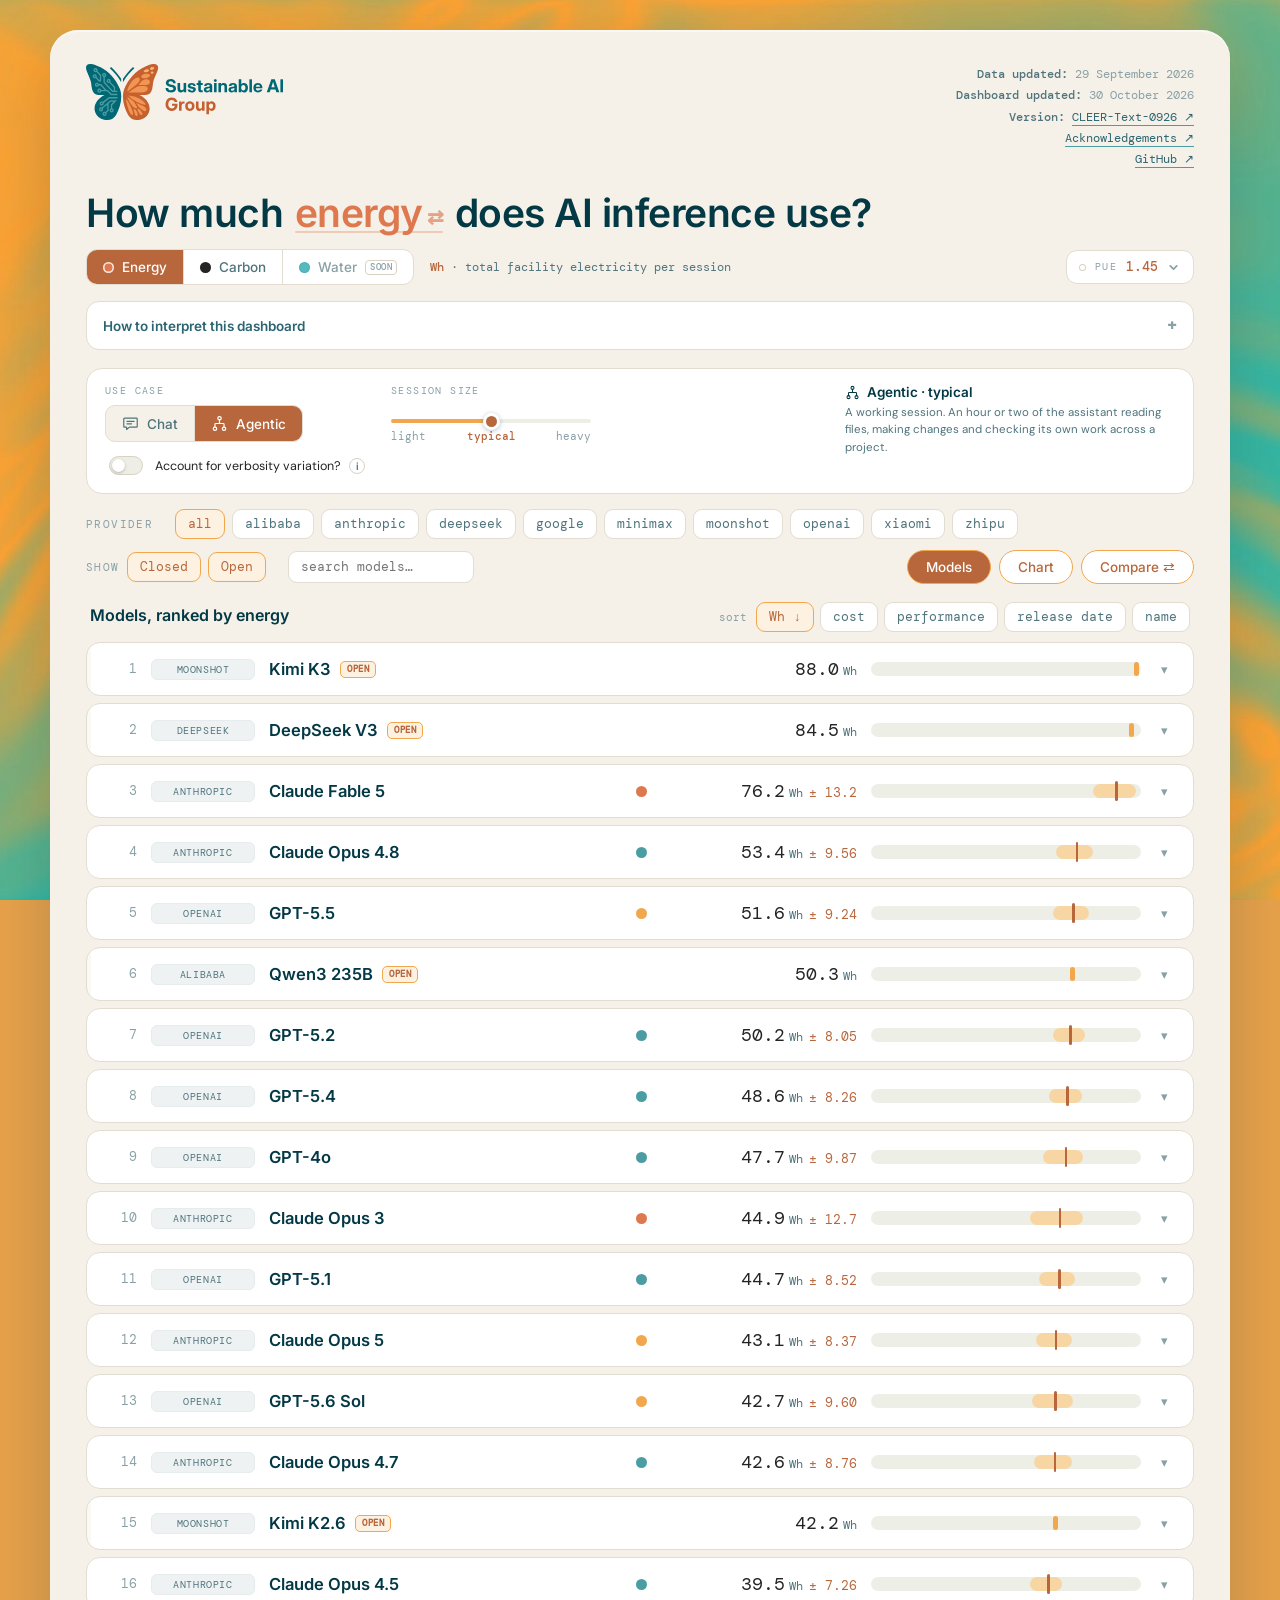
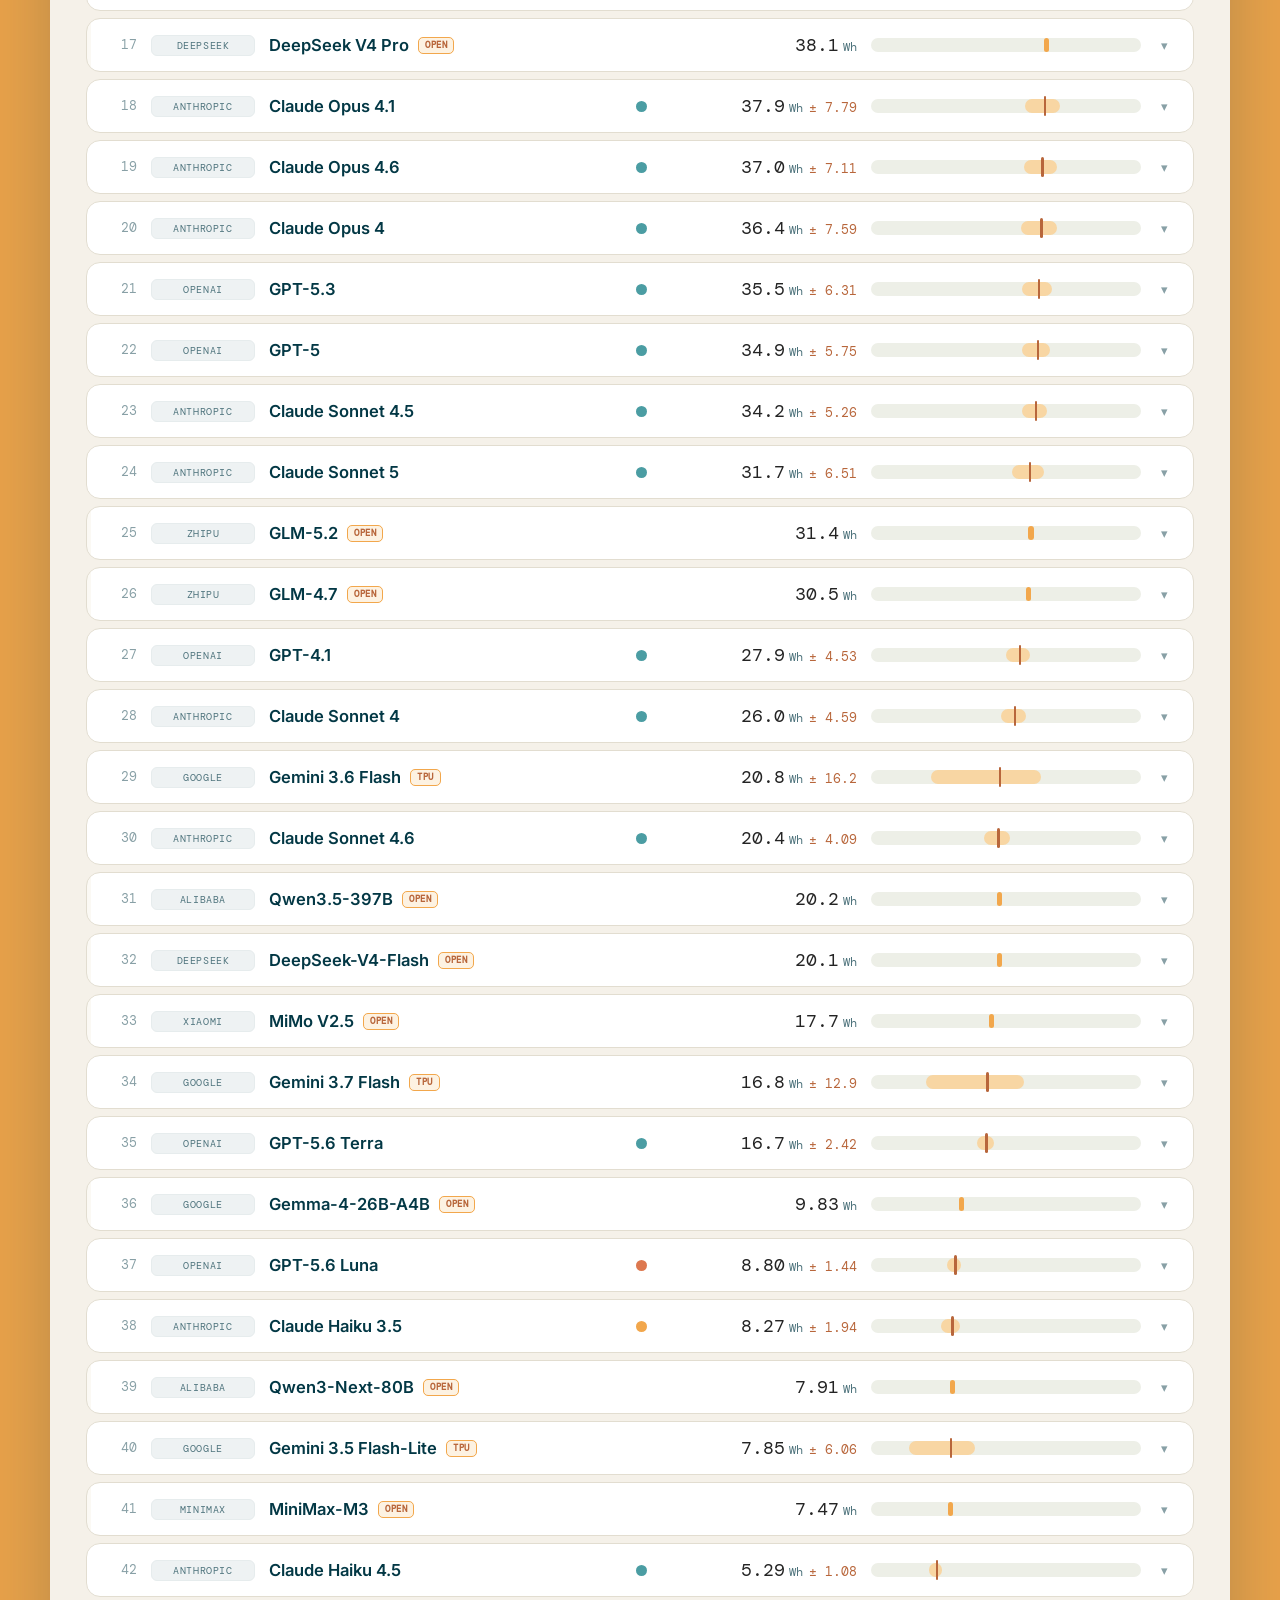
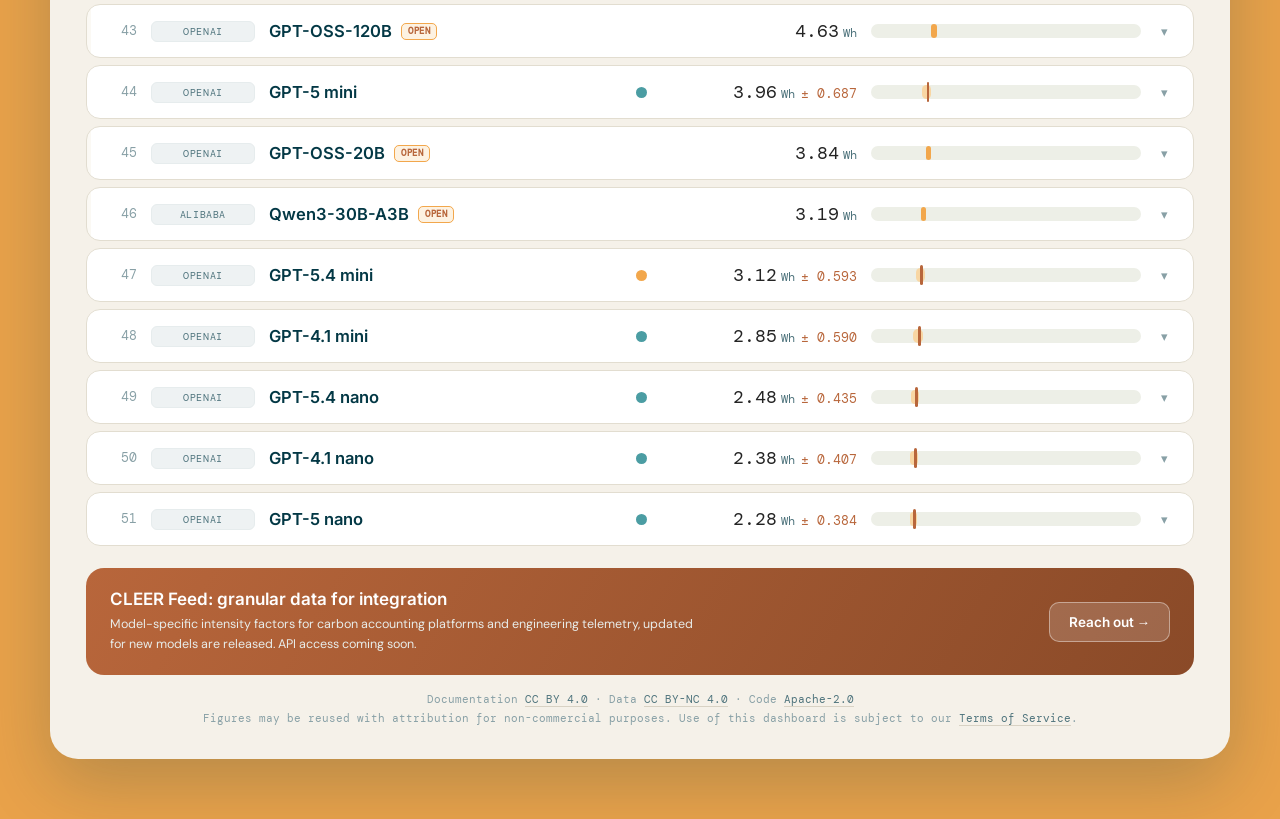
<file: app/index.html>
<!DOCTYPE html>
<html lang="en">
<head>
<meta charset="UTF-8" />
<meta name="viewport" content="width=device-width, initial-scale=1.0" />
<title>CLEER Dashboard | AI Inference Energy+CO2e</title>
<link rel="stylesheet" href="/assets/fonts/fonts.css">
<link rel="icon" type="image/svg+xml" href="/SAIGFavicon.svg">
<style>
  :root{
    --cream:#F5F1E9; --white:#FFFFFF;
    --teal:#2B6572; --ocean:#033845; --dusty:#4B9DA3; --aqua:#55BAC0;
    --orange:#B8663B; --amber:#F2A74C; --sunset:#DD784F;
    --mist:#E6ECED; --sand:#EAC59D;
    --ink:#242424; --muted:#4F747D; --faint:#88a0a6;
    --line:#e2ddd0; --line-2:#d8d2c4; --track:#EDEFE7;
    --inter:"Inter",-apple-system,"Segoe UI",Roboto,sans-serif;
    --sans:"DM Sans",-apple-system,"Segoe UI",Roboto,sans-serif;
    --mono:"DM Mono",ui-monospace,"SF Mono",Menlo,monospace;
    --accent:#B8663B; --accent-2:#F2A74C; --accent-soft:#F8D6A3; --accent-tint:#FDF2E2; --accent-deep:#8A4A28; --mword:#DD784F;
  }
  body.m-energy{ --accent:#B8663B; --accent-2:#F2A74C; --accent-soft:#F8D6A3; --accent-tint:#FDF2E2; --accent-deep:#8A4A28; --mword:#DD784F; }
  body.m-carbon{ --accent:#242424; --accent-2:#4F4F4F; --accent-soft:#A8A8A8; --accent-tint:#ECECEC; --accent-deep:#0F0F0F; --mword:#242424; }
  body.m-water{  --accent:#2B6572; --accent-2:#55BAC0; --accent-soft:#A5DDE0; --accent-tint:#E6F5F6; --accent-deep:#1F4D57; --mword:#55BAC0; }
  *{box-sizing:border-box;}
  html,body{margin:0;padding:0;}
  body{font-family:var(--sans); color:var(--ink); -webkit-font-smoothing:antialiased;
    min-height:100vh; padding:30px 20px 60px;
    background:#e9a24a url("[data-uri]") center center / cover no-repeat fixed;}
  .frame{max-width:1180px; margin:0 auto; background:var(--cream); border-radius:28px;
    padding:34px 36px 30px; box-shadow:0 24px 70px rgba(3,56,69,.22), 0 2px 0 rgba(255,255,255,.5) inset;}

  .head{display:flex; justify-content:space-between; align-items:flex-start; gap:20px; flex-wrap:wrap;}
  .logo-link{display:inline-block; line-height:0; border-radius:6px;}
  .saig-logo{height:56px; width:auto; display:block;}
  .head-meta{font-family:var(--mono); font-size:11.5px; color:var(--faint); text-align:right; line-height:1.85;}
  .head-meta b{color:var(--muted); font-weight:500;}
  .head-meta a{color:var(--teal); text-decoration:none; border-bottom:1px solid var(--dusty);}
  .head-meta a:hover{color:var(--orange); border-color:var(--sand);}

  h1.title{font-family:var(--inter); font-weight:600; font-size:clamp(25px,4.1vw,39px); line-height:1.1;
    letter-spacing:-.5px; color:var(--ocean); margin:22px 0 6px;}
  .mword{position:relative; display:inline-block; cursor:pointer; color:var(--mword);
    transition:color .5s ease; border:0; background:none; padding:0 2px; font:inherit; letter-spacing:inherit;}
  .mword .mw-txt{display:inline-block; transition:opacity .22s ease, transform .22s ease;}
  .mword.swap .mw-txt{opacity:0; transform:translateY(-8px);}
  .mword::after{content:""; position:absolute; left:2px; right:2px; bottom:2px; height:2px;
    background:currentColor; opacity:.32; border-radius:2px;}
  .mword:hover::after{opacity:.7;}
  .mword .mw-ico{font-size:.52em; vertical-align:middle; margin-left:.22em; opacity:.65;}

  .mrow{display:flex; align-items:center; gap:16px; flex-wrap:wrap; margin:14px 0 16px;}
  .mtog{display:inline-flex; border:1px solid var(--line); border-radius:11px; overflow:hidden; background:var(--white);}
  .mtog button{font-family:var(--inter); font-weight:500; font-size:13.5px; background:transparent; border:0;
    border-right:1px solid var(--line); color:var(--muted); padding:9px 16px; cursor:pointer;
    display:inline-flex; align-items:center; gap:8px; transition:background .3s,color .3s;}
  .mtog button:last-child{border-right:0;}
  .mtog button[aria-pressed="true"]{background:var(--accent); color:#fff;}
  .mtog button:hover:not([aria-pressed="true"]):not([disabled]){background:var(--accent-tint); color:var(--ocean);}
  .mtog button[disabled]{color:var(--faint); cursor:not-allowed;}
  .mtog .md{width:11px; height:11px; border-radius:50%; flex:none; box-shadow:0 0 0 1px rgba(0,0,0,.08) inset;}
  .mtog button[aria-pressed="true"] .md{box-shadow:0 0 0 1.5px rgba(255,255,255,.85) inset;}
  .mtog .soon{font-family:var(--mono); font-size:8.5px; letter-spacing:.5px; text-transform:uppercase;
    border:1px solid var(--line-2); border-radius:4px; padding:1px 4px; color:var(--faint);}
  .munit{font-family:var(--mono); font-size:11.5px; color:var(--muted);}
  .munit b{color:var(--accent); font-weight:500; transition:color .5s ease;}

  details.cleer-x{border:1px solid var(--line); border-radius:13px; background:var(--white); margin:0 0 18px; overflow:hidden;}
  details.cleer-x summary{font-family:var(--inter); font-weight:600; font-size:13.5px; color:var(--teal);
    padding:13px 16px; cursor:pointer; list-style:none; display:flex; align-items:center; justify-content:space-between;}
  details.cleer-x summary::-webkit-details-marker{display:none;}
  details.cleer-x summary::after{content:"+"; font-family:var(--mono); color:var(--faint); font-size:16px;}
  details.cleer-x[open] summary::after{content:"–";}
  .cx-body{padding:2px 18px 18px; font-family:var(--sans); font-size:12.5px; line-height:1.65; color:var(--muted); max-width:95ch;}
  .cx-body p{margin:0 0 12px;}
  .cx-body b{color:var(--ocean); font-weight:600;}
  .cx-body h4{font-family:var(--mono); font-size:10px; letter-spacing:1.3px; text-transform:uppercase;
    color:var(--teal); margin:18px 0 6px; font-weight:500;}
  .cx-body a{color:var(--orange); text-decoration:none; border-bottom:1px solid var(--sand);}
  .cx-body a:hover{color:var(--sunset);}
  .cx-lead{font-size:13px; color:var(--ink); border-left:2px solid var(--accent-2); padding-left:13px;}

  .work{background:var(--white); border:1px solid var(--line); border-radius:16px; padding:15px 18px; margin-bottom:15px;
    display:flex; gap:26px; align-items:flex-start; flex-wrap:wrap;}
  .wl{font-family:var(--mono); font-size:10px; letter-spacing:1.4px; text-transform:uppercase; color:var(--faint);
    display:block; margin-bottom:8px;}
  .useseg{display:inline-flex; border:1px solid var(--line); border-radius:10px; overflow:hidden; background:var(--cream);}
  .useseg button{font-family:var(--inter); font-weight:500; font-size:13.5px; background:transparent; border:0;
    border-right:1px solid var(--line); color:var(--muted); padding:9px 16px; cursor:pointer;
    display:inline-flex; align-items:center; gap:8px; transition:background .3s,color .3s;}
  .useseg button:last-child{border-right:0;}
  .useseg button[aria-pressed="true"]{background:var(--accent); color:#fff;}
  .useseg button:hover:not([aria-pressed="true"]){background:var(--mist); color:var(--ocean);}
  .useseg svg{width:17px; height:17px; flex:none;}
  .vtog{position:relative; margin-top:11px;}
  .vrow{display:flex; align-items:center; gap:8px;}
  .vrow .sw{padding:0;}
  .vinfo{display:inline-flex; align-items:center; justify-content:center; width:16px; height:16px; border-radius:50%;
    border:1px solid var(--line-2); background:var(--white); color:var(--muted); font:600 10px/1 var(--inter); cursor:help; flex:none;}
  .vinfo:hover,.vinfo:focus-visible{color:var(--ocean); border-color:var(--ocean);}
  .vpop{display:none; position:absolute; left:0; top:calc(100% + 8px); width:min(320px,calc(100vw - 80px)); z-index:40;
    background:var(--ocean); color:#fff; font-family:var(--sans); font-size:11.5px; line-height:1.55;
    padding:10px 12px; border-radius:9px; box-shadow:0 6px 18px rgba(3,56,69,.3);}
  .vinfo:hover + .vpop,.vinfo:focus + .vpop{display:block;}
  .vnote{font-family:var(--mono); font-size:10.5px; color:var(--faint); margin-top:6px;}
  .slwrap{min-width:200px;}
  .slider{width:100%; -webkit-appearance:none; appearance:none; height:4px; border-radius:3px;
    background:linear-gradient(90deg,var(--accent-2) 0%,var(--accent-2) var(--p,50%),var(--track) var(--p,50%),var(--track) 100%);
    outline:none; margin:14px 0 7px; transition:background .3s;}
  .slider::-webkit-slider-thumb{-webkit-appearance:none; width:17px; height:17px; border-radius:50%;
    background:var(--accent); border:3px solid #fff; box-shadow:0 1px 5px rgba(3,56,69,.3); cursor:pointer;}
  .slider::-moz-range-thumb{width:17px; height:17px; border-radius:50%; background:var(--accent);
    border:3px solid #fff; box-shadow:0 1px 5px rgba(3,56,69,.3); cursor:pointer;}
  .slticks{display:flex; justify-content:space-between; font-family:var(--mono); font-size:10.5px; color:var(--faint);}
  .slticks span.on{color:var(--accent); font-weight:500;}
  .wdesc{margin-left:auto; max-width:330px;}
  .wdesc .wd1{font-family:var(--inter); font-weight:600; font-size:13.5px; color:var(--ocean); display:flex; align-items:center; gap:7px;}
  .wdesc .wd1 svg{width:15px;height:15px;}
  .wdesc .wd2{font-family:var(--sans); font-size:11.5px; color:var(--muted); margin-top:4px; line-height:1.5;}

  .ctrls{display:flex; flex-direction:column; gap:11px; margin-bottom:18px;}
  .crow{display:flex; gap:18px 22px; flex-wrap:wrap; align-items:center;}
  .cl{font-family:var(--mono); font-size:10.5px; letter-spacing:1.4px; text-transform:uppercase; color:var(--faint);}
  .grp{display:flex; align-items:center; gap:7px; flex-wrap:wrap;}
  .chip{font-family:var(--mono); font-size:12.5px; background:var(--white); border:1px solid var(--line);
    border-radius:9px; color:var(--muted); padding:6px 12px; cursor:pointer; transition:background .3s,border-color .3s,color .3s;}
  .chip[aria-pressed="true"]{background:var(--accent-tint); border-color:var(--accent-2); color:var(--accent);}
  .chip:hover:not([aria-pressed="true"]){border-color:var(--line-2); color:var(--ocean);}
  .search{font-family:var(--mono); font-size:12.5px; padding:7px 12px; border:1px solid var(--line);
    border-radius:9px; background:var(--white); color:var(--ink); min-width:160px;}
  .views{display:flex; gap:8px; margin-left:auto;}
  .vbtn2{font-family:var(--inter); font-weight:500; font-size:13.5px; background:var(--white);
    border:1px solid var(--accent-2); color:var(--accent); border-radius:999px; padding:8px 18px; cursor:pointer;
    transition:background .3s,border-color .3s,color .3s;}
  .vbtn2[aria-pressed="true"]{background:var(--accent); color:#fff;}
  .vbtn2:hover:not([aria-pressed="true"]){background:var(--accent-tint);}

  .listhead{display:flex; justify-content:space-between; align-items:baseline; gap:14px; flex-wrap:wrap; padding:0 4px 10px;}
  .lt{font-family:var(--inter); font-weight:600; font-size:16px; color:var(--ocean);}
  .sortgrp{display:flex; gap:6px; align-items:center; flex-wrap:wrap;}
  .ls{font-family:var(--mono); font-size:11px; color:var(--faint);}
  .board{display:flex; flex-direction:column; gap:7px;}
  .row{background:var(--white); border:1px solid var(--line); border-radius:14px; transition:border-color .14s, box-shadow .14s;}
  .row.open{border-color:var(--accent-2); box-shadow:0 8px 26px rgba(43,101,114,.11);}
  .row:hover:not(.open){border-color:var(--line-2);}
  .row.k-open{background:linear-gradient(90deg,#fbf9f4 0 4px, var(--white) 4px);}
  .row-head{width:100%; text-align:left; background:transparent; border:0; cursor:pointer; color:inherit;
    font-family:var(--sans); padding:15px 20px; display:grid;
    grid-template-columns:30px 104px minmax(120px,1fr) 24px 190px minmax(150px,270px) 18px; align-items:center; gap:14px;}
  .rk{font-family:var(--mono); font-size:12.5px; color:var(--faint); text-align:right;}
  .prov{font-family:var(--mono); font-size:10px; letter-spacing:.6px; text-transform:uppercase; color:var(--muted);
    background:#eef2f3; border:1px solid var(--mist); border-radius:6px; padding:3px 7px; text-align:center;
    white-space:nowrap; overflow:hidden; text-overflow:ellipsis;}
  .rname{font-family:var(--inter); font-weight:600; font-size:16.5px; color:var(--ocean);
    white-space:nowrap; overflow:hidden; text-overflow:ellipsis;}
  .rname small{font-family:var(--mono); font-weight:400; font-size:10.5px; color:var(--faint); margin-left:8px;}
  .kbadge{font-family:var(--mono); font-size:8.5px; letter-spacing:.5px; text-transform:uppercase;
    border-radius:5px; padding:2px 6px; margin-left:9px; vertical-align:middle; position:relative; top:-1px;
    color:var(--accent); background:var(--accent-tint); border:1px solid var(--accent-2);
    transition:color .5s ease, background-color .5s ease, border-color .5s ease;}
  .cdot{width:11px; height:11px; border-radius:50%; display:block; margin:0 auto;}
  .rval{font-family:var(--mono); font-size:17.5px; color:var(--ink); text-align:right; white-space:nowrap; font-variant-numeric:tabular-nums;}
  .rval .sd{font-size:12.5px; color:var(--orange); margin-left:6px;}
  .rval .u{font-size:11.5px; color:var(--muted); margin-left:4px;}
  /* clean range bar: solid track, solid band, single mean tick */
  .rbar{position:relative; height:14px; border-radius:7px; background:var(--track); overflow:visible;}
  .rband{position:absolute; top:0; bottom:0; border-radius:7px; background:var(--accent-soft); transition:background .5s ease;}
  .rband.solid{background:var(--accent-2);}
  .rmean{position:absolute; top:-3px; bottom:-3px; width:2.5px; background:var(--accent); border-radius:2px; transition:background .5s ease;}
  .rchev{font-family:var(--mono); color:var(--faint); font-size:13px; text-align:center;}
  .row.open .rchev{color:var(--accent);}

  .det{max-height:0; overflow:hidden; opacity:0; transition:max-height .3s ease, opacity .22s ease, padding .3s ease; padding:0 20px;}
  .row.open .det{max-height:1400px; opacity:1; padding:4px 20px 22px;}
  .det-in{border-top:1px solid var(--line); padding-top:18px; display:grid;
    grid-template-columns:minmax(300px,380px) 1fr; gap:32px; align-items:start;}
  .det-in.simple{grid-template-columns:1fr;}
  @media (min-width:1060px){ .det-in{grid-template-columns:410px 1fr; gap:38px;} }
  .dh{font-family:var(--mono); font-size:10px; letter-spacing:1.5px; text-transform:uppercase; color:var(--faint); margin:0 0 11px;}
  .confbox{display:flex; align-items:center; gap:13px; background:var(--cream); border:1px solid var(--line);
    border-radius:12px; padding:12px 14px; margin-bottom:16px;}
  .confring{width:52px; height:52px; flex:none;}
  .cv{font-family:var(--inter); font-weight:600; font-size:19px; line-height:1;}
  .clab{font-family:var(--mono); font-size:9.5px; letter-spacing:1px; text-transform:uppercase; color:var(--faint); margin-top:4px;}
  .cnote{font-family:var(--sans); font-size:11.5px; color:var(--muted); margin-top:5px;}
  .radar{width:100%; height:auto; display:block;}
  .radar .ring{fill:none; stroke:#eceee4;}
  .radar .spoke{stroke:#e6e8de;}
  .radar .poly{fill:rgba(75,157,163,.2); stroke:var(--teal); stroke-width:2; stroke-linejoin:round;}
  .radar .dot{fill:var(--teal); stroke:#fff; stroke-width:1.5;}
  .radar .lab{font-family:var(--mono); font-size:10px; fill:var(--ocean);}
  .radar .wt{font-family:var(--mono); font-size:9px; fill:var(--faint);}
  .bc{width:100%; height:auto; display:block;}
  .bc .ax{font-family:var(--mono); font-size:9.5px; fill:var(--faint);}
  .bc .axt{font-family:var(--mono); font-size:9.5px; fill:var(--muted);}
  .bc .ln{fill:none; stroke:var(--accent-2); stroke-width:2; stroke-linejoin:round; stroke-linecap:round;}
  .bc .pt{fill:#fff; stroke:var(--accent-2); stroke-width:2;}
  .bc .sel{fill:var(--accent); stroke:#fff; stroke-width:2;}
  .bc .sell{font-family:var(--mono); font-size:9.5px; fill:var(--accent);}
  .bc .grid{stroke:#eef0e6;}
  .tpu-ex{background:var(--cream); border:1px solid var(--line); border-radius:12px; padding:14px 16px;
    font-family:var(--sans); font-size:12px; line-height:1.6; color:var(--muted);}
  .tpu-ex b{color:var(--ocean); font-weight:600;}
  .tpu-ex p{margin:0 0 10px;} .tpu-ex p:last-child{margin:0;}
  .tiles{display:flex; flex-wrap:wrap; gap:8px;}
  .tile{border:1px solid var(--line); border-radius:10px; padding:9px 13px; background:var(--cream);}
  .tile .tv{font-family:var(--mono); font-size:13px; color:var(--ocean); white-space:nowrap;}
  .tile .tl{font-family:var(--mono); font-size:9px; letter-spacing:1px; text-transform:uppercase; color:var(--faint); margin-top:3px;}
  .bd{margin-top:6px;}
  .bd-bar{display:flex; height:26px; border-radius:8px; overflow:hidden; background:var(--track); margin-bottom:14px;
    box-shadow:inset 0 0 0 1px rgba(3,56,69,.05);}
  .bd-bar i{display:block; min-width:3px; position:relative;}
  .bd-bar i span{position:absolute; inset:0; display:flex; align-items:center; justify-content:center;
    font-family:var(--mono); font-size:10px; color:#fff; opacity:.92; overflow:hidden;}
  .bd-row{display:grid; grid-template-columns:12px 1fr auto auto; gap:11px; align-items:baseline;
    padding:7px 0; border-bottom:1px dotted var(--line);}
  .bd-row:last-child{border-bottom:0;}
  .bd-sw{width:11px; height:11px; border-radius:3px; align-self:center;}
  .bd-l{font-family:var(--sans); font-size:12.5px; color:var(--ink);}
  .bd-l small{font-family:var(--mono); font-size:9.5px; color:var(--faint); display:block; margin-top:2px;}
  .bd-v{font-family:var(--mono); font-size:13px; color:var(--ink); white-space:nowrap; font-variant-numeric:tabular-nums;}
  .bd-p{font-family:var(--mono); font-size:11px; color:var(--faint); white-space:nowrap; min-width:46px; text-align:right;}
  .bd-tot{display:flex; justify-content:space-between; align-items:baseline; gap:10px; margin-top:9px;
    padding-top:11px; border-top:1px solid var(--line);}
  .bd-tot .bl{font-family:var(--inter); font-weight:600; font-size:13px; color:var(--ocean);}
  .bd-tot .bv{font-family:var(--mono); font-size:15px; color:var(--ocean); font-variant-numeric:tabular-nums;}
  .scen{font-family:var(--sans); font-size:11px; line-height:1.55; color:var(--muted); margin-top:10px;
    background:var(--cream); border-left:2px solid var(--line-2); padding:9px 12px; border-radius:0 8px 8px 0;}
  .scen b{color:var(--ocean); font-weight:600;}
  .dnote{font-family:var(--sans); font-size:11.5px; line-height:1.55; color:var(--muted); margin:14px 0 0;}
  .gated{margin-top:14px; border:1px dashed var(--line-2); border-radius:10px; background:var(--cream);
    padding:11px 14px; font-family:var(--sans); font-size:11.5px; color:var(--muted); line-height:1.55;}
  .gated b{font-family:var(--mono); font-size:9.5px; letter-spacing:1px; text-transform:uppercase; color:var(--teal); display:block; margin-bottom:4px;}
  .gated a{color:var(--orange); text-decoration:none; border-bottom:1px solid var(--sand);}
  .mlink{margin-top:12px; font-family:var(--mono); font-size:11px; color:var(--faint);}
  .mlink a{color:var(--teal); text-decoration:none; border-bottom:1px solid var(--dusty);}
  .mlink a:hover{color:var(--orange);}

  /* compare */
  .cmp-mode{display:flex; gap:8px; margin-bottom:14px;}
  .cmp-pickers{display:flex; gap:14px; align-items:flex-start; flex-wrap:wrap; margin-bottom:14px;}
  .cmp-pick{flex:1 1 250px; position:relative;}
  .cmp-pick label{font-family:var(--mono); font-size:10px; letter-spacing:1.4px; text-transform:uppercase;
    color:var(--faint); display:block; margin-bottom:6px;}
  .pk-input{font-family:var(--inter); font-weight:500; font-size:15px; color:var(--ocean); background:var(--white);
    border:1px solid var(--line); border-radius:11px; padding:11px 13px; width:100%; cursor:text;}
  .pk-input:focus{border-color:var(--accent-2); outline:none;}
  .pk-list{position:absolute; z-index:20; left:0; right:0; top:100%; margin-top:5px; background:var(--white);
    border:1px solid var(--line-2); border-radius:11px; box-shadow:0 10px 30px rgba(3,56,69,.16);
    max-height:270px; overflow:auto; display:none;}
  .pk-list.on{display:block;}
  .pk-filters{display:flex; gap:6px; padding:9px 10px; border-bottom:1px solid var(--line); position:sticky; top:0; background:var(--white);}
  .pk-opt{padding:8px 12px; cursor:pointer; font-family:var(--sans); font-size:13.5px; color:var(--ink);
    display:flex; justify-content:space-between; gap:10px; align-items:baseline;}
  .pk-opt:hover{background:var(--accent-tint);}
  .pk-opt .pm{font-family:var(--mono); font-size:10px; color:var(--faint);}
  .pk-empty{padding:14px; text-align:center; font-family:var(--mono); font-size:12px; color:var(--faint);}
  .cmp-swap{align-self:center; background:var(--white); border:1px solid var(--line); border-radius:50%;
    width:42px; height:42px; cursor:pointer; color:var(--accent); font-size:17px; flex:none; margin-top:24px;}
  .cmp-card{background:var(--white); border:1px solid var(--line); border-radius:20px; padding:26px 30px 20px;
    box-shadow:0 12px 38px rgba(3,56,69,.11);}
  .cmp-top{display:flex; justify-content:space-between; align-items:center; gap:14px; margin-bottom:16px;}
  .cmp-top .saig-logo{height:34px;}
  .cmp-eyebrow{font-family:var(--mono); font-size:10.5px; line-height:1.5; letter-spacing:1px;
    text-transform:uppercase; color:var(--faint); text-align:right;}
  .cmp-verdict{text-align:center; padding:10px 0 16px;}
  .cmp-big{font-family:var(--inter); font-weight:600; font-size:clamp(30px,6vw,48px); line-height:1.05; letter-spacing:-1.2px;}
  .cmp-big.up{color:var(--orange);} .cmp-big.down{color:var(--accent);}
  .cmp-big.tie{color:var(--muted); font-size:clamp(20px,3.4vw,28px);}
  .cmp-verdict .vsub{font-family:var(--sans); font-size:14px; color:var(--muted); margin-top:10px;}
  .cmp-verdict .vsub b{color:var(--ocean); font-weight:600;}
  .cmp-mult{font-family:var(--mono); font-size:11.5px; color:var(--faint); margin-top:5px;}
  .cmp-models{display:flex; flex-direction:column; gap:15px;}
  .cmp-m{display:grid; grid-template-columns:1fr auto; gap:7px 16px; align-items:baseline;}
  .cmp-mname{font-family:var(--inter); font-weight:600; font-size:15px; color:var(--ocean);}
  .cmp-mname .p{font-family:var(--mono); font-weight:400; font-size:10px; text-transform:uppercase;
    letter-spacing:.6px; color:var(--muted); margin-left:8px;}
  .cmp-mval{font-family:var(--mono); font-size:14px; color:var(--ink); text-align:right; white-space:nowrap;}
  .cmp-mval .u{font-size:10px; color:var(--muted); margin-left:3px;}
  .cmp-mbar{grid-column:1 / -1; height:14px; border-radius:7px; position:relative; background:var(--track);}
  .cmp-mband{position:absolute; top:0; bottom:0; border-radius:7px; background:var(--accent-soft);}
  .cmp-m.hi .cmp-mband{background:var(--amber);}
  .cmp-mmean{position:absolute; top:-3px; bottom:-3px; width:2.5px; background:var(--accent); border-radius:2px;}
  .cmp-foot{display:flex; justify-content:space-between; align-items:center; gap:12px; margin-top:18px;
    padding-top:13px; border-top:1px solid var(--line); font-family:var(--mono); font-size:10.5px; color:var(--faint);}
  .cmp-foot b{color:var(--muted); font-weight:500;}
  .share-bar{display:flex; justify-content:flex-end; margin-bottom:10px;}
  .share-btn{font-family:var(--mono); font-size:12px; color:var(--accent); background:var(--white);
    border:1px solid var(--line); border-radius:9px; padding:7px 13px; cursor:pointer;}
  .share-btn:hover{border-color:var(--accent-2); color:var(--orange);}

  /* chart */
  .ch-layout{display:grid; grid-template-columns:1fr 250px; gap:20px; align-items:start;}
  @media (max-width:960px){ .ch-layout{grid-template-columns:1fr;} }
  .ch-card{background:var(--white); border:1px solid var(--line); border-radius:18px; padding:20px 22px 16px;}
  .ch-top{display:flex; justify-content:space-between; align-items:flex-start; gap:14px; margin-bottom:10px;}
  .ch-title{font-family:var(--inter); font-weight:600; font-size:18px; color:var(--ocean); letter-spacing:-.2px;}
  .ch-sub{font-family:var(--mono); font-size:10.5px; color:var(--faint); margin-top:4px;}
  .ch-count{font-family:var(--mono); font-size:10.5px; color:var(--faint); white-space:nowrap;}
  svg.chart{width:100%; height:auto; display:block;}
  svg.chart .guide{stroke:#9ab3b8; stroke-width:1; stroke-dasharray:2 4;}
  svg.chart .guidelab{font-family:var(--mono); font-size:9.5px; fill:var(--muted);
    paint-order:stroke fill; stroke:#fff; stroke-width:3px; stroke-linejoin:round;}
  svg.chart .band{fill:none; stroke-width:1.6; stroke-dasharray:5 4;}
  svg.chart .bandlab{font-family:var(--mono); font-size:10px;
    paint-order:stroke fill; stroke:#fff; stroke-width:3px; stroke-linejoin:round;}
  svg.chart .grid{stroke:#eef0e6;}
  svg.chart .axline{stroke:#dcdfd2;}
  svg.chart .tick{font-family:var(--mono); font-size:10px; fill:var(--faint);}
  svg.chart .axt{font-family:var(--mono); font-size:11px; fill:var(--muted);}
  svg.chart .lab{font-family:var(--inter); font-size:10.5px; font-weight:600; fill:var(--ocean);
    paint-order:stroke fill; stroke:#fff; stroke-width:3.2px; stroke-linejoin:round;}
  svg.chart .front{fill:none; stroke:#033845; stroke-width:1.4; stroke-dasharray:5 4;}
  svg.chart .frontlab{font-family:var(--mono); font-size:10px; fill:var(--teal);
    paint-order:stroke fill; stroke:#fff; stroke-width:3px; stroke-linejoin:round;}
  svg.chart .label-leader{stroke:var(--faint); stroke-width:.8; opacity:.75; pointer-events:none;}
  svg.chart circle{cursor:pointer;}
  .ch-legend{display:flex; flex-wrap:wrap; gap:7px 15px; margin-top:12px; padding-top:12px; border-top:1px solid var(--line);}
  .lg{font-family:var(--mono); font-size:10.5px; color:var(--muted); display:inline-flex; align-items:center; gap:6px;}
  .lg-d{width:10px; height:10px; border-radius:50%;}
  .ch-foot{display:flex; justify-content:space-between; align-items:center; gap:14px; margin-top:12px;
    padding-top:11px; border-top:1px solid var(--line); flex-wrap:wrap;}
  .ch-foot .saig-logo{height:26px;}
  .ch-foot .meta{font-family:var(--mono); font-size:10px; color:var(--faint); text-align:right; line-height:1.65;}
  .ch-foot .meta b{color:var(--muted); font-weight:500;}
  .ch-panel{background:var(--white); border:1px solid var(--line); border-radius:18px; padding:16px;}
  .ch-ph{font-family:var(--inter); font-weight:600; font-size:13.5px; color:var(--ocean); margin:0 0 12px;}
  .pgrp{margin-bottom:15px;}
  .plab{font-family:var(--mono); font-size:9.5px; letter-spacing:1.3px; text-transform:uppercase;
    color:var(--faint); display:block; margin-bottom:7px;}
  .seg{display:flex; flex-wrap:wrap; gap:6px;}
  .sw{display:flex; align-items:center; gap:9px; font-family:var(--sans); font-size:12.5px; color:var(--ink);
    cursor:pointer; padding:5px 0;}
  .sw input{appearance:none; width:34px; height:19px; border-radius:11px; background:var(--track);
    border:1px solid var(--line-2); position:relative; cursor:pointer; transition:.25s; flex:none;}
  .sw input:checked{background:var(--accent); border-color:var(--accent);}
  .sw input::after{content:""; position:absolute; top:2px; left:2px; width:13px; height:13px; border-radius:50%;
    background:#fff; transition:.25s; box-shadow:0 1px 3px rgba(0,0,0,.25);}
  .sw input:checked::after{left:17px;}
  .dl{width:100%; font-family:var(--inter); font-weight:600; font-size:13px; color:#fff;
    background:var(--accent); border:0; border-radius:10px; padding:11px; cursor:pointer; transition:.25s;}
  .dl:hover{background:var(--accent-deep);}
  #tip{position:fixed; z-index:60; pointer-events:none; background:var(--ocean); color:#fff;
    font-family:var(--mono); font-size:11px; padding:6px 9px; border-radius:7px; display:none;
    box-shadow:0 6px 18px rgba(3,56,69,.3); white-space:nowrap;}

  .cta{display:flex; justify-content:space-between; align-items:center; gap:20px; flex-wrap:wrap;
    background:linear-gradient(120deg,var(--accent),var(--accent-deep)); border-radius:18px; padding:21px 24px; margin-top:22px;
    transition:background .5s ease;}
  .cta .ct{font-family:var(--inter); font-weight:600; font-size:17px; color:#fff;}
  .cta .cs{font-family:var(--sans); font-size:12.5px; color:#e8ece9; margin-top:6px; line-height:1.55; max-width:66ch;}
  .cta a.btn{font-family:var(--inter); font-weight:600; font-size:13.5px; text-decoration:none; color:#fff;
    background:rgba(255,255,255,.16); border:1px solid rgba(255,255,255,.4); border-radius:10px; padding:11px 19px; white-space:nowrap;}
  .cta a.btn:hover{background:rgba(255,255,255,.26);}
  .lic{font-family:var(--mono); font-size:10.5px; color:var(--faint); margin:16px 4px 0; text-align:center; line-height:1.8;}
  .lic a{color:var(--muted); text-decoration:none; border-bottom:1px solid var(--line-2);}
  .lic a:hover{color:var(--orange);}
  .foot{display:flex; justify-content:space-between; gap:14px; flex-wrap:wrap; font-family:var(--mono);
    font-size:11px; color:var(--faint); margin-top:14px; padding:0 4px;}
  .foot b{color:var(--muted); font-weight:500;}
  .foot a{color:var(--muted); text-decoration:none; border-bottom:1px solid var(--line-2);}

  @keyframes growX{from{transform:scaleX(0);}to{transform:scaleX(1);}}
  @keyframes fadeUp{from{opacity:0;transform:translateY(7px);}to{opacity:1;transform:none;}}
  .grow-x{transform-origin:left center; animation:growX .45s cubic-bezier(.22,1,.36,1);}
  .fade-in{animation:fadeUp .38s ease both;}
  :focus-visible{outline:2px solid var(--orange); outline-offset:2px; border-radius:5px;}
  @media (max-width:1000px){
    .row-head{grid-template-columns:28px 100px minmax(110px,1fr) 24px 172px minmax(120px,190px) 18px; gap:12px;}
    .rname{font-size:15.5px;} .rval{font-size:16px;}
  }
  @media (max-width:820px){
    .frame{padding:24px 20px;}
    .row-head{grid-template-columns:92px 1fr 20px 128px; padding:13px 15px; gap:11px;}
    .row-head .rk,.row-head .rbar,.row-head .rchev{display:none;}
    .det-in{grid-template-columns:1fr; gap:22px;}
    .radar,.bc{max-width:420px; margin:0 auto;}
    .wdesc{margin-left:0;}
  }
  @media (max-width:520px){
    .row-head{grid-template-columns:1fr 20px 112px; gap:9px;}
    .row-head .prov{display:none;}
  }
  @media (prefers-reduced-motion:reduce){ *{transition:none !important; animation:none !important;} }
  .data-state{min-height:280px;display:flex;flex-direction:column;align-items:center;justify-content:center;gap:12px;text-align:center;color:var(--muted);background:#fff;border:1px solid var(--line);border-radius:12px;padding:36px;}
  .data-state p{margin:0;font:500 14px/1.5 'DM Sans',sans-serif;}
  .data-state h2{margin:0;color:var(--ink);font:600 20px/1.25 'DM Sans',sans-serif;}
  .data-spinner{width:26px;height:26px;border:3px solid var(--line);border-top-color:var(--orange);border-radius:50%;animation:data-spin .8s linear infinite;}
  .retry-btn{margin-top:4px;border:1px solid var(--ink);border-radius:7px;background:var(--ink);color:#fff;padding:9px 15px;font:600 13px/1 'DM Sans',sans-serif;cursor:pointer;}
  .retry-btn:hover{opacity:.86;}
  @keyframes data-spin{to{transform:rotate(360deg);}}
    .cx-body {
    padding: 24px;
  }
  
  .cx-lead {
    max-width: 900px;
    margin: 0 0 22px;
    font-size: 1.08rem;
    line-height: 1.65;
  }
  
  .cx-stats {
    display: grid;
    grid-template-columns: repeat(3, minmax(0, 1fr));
    gap: 12px;
    margin: 0 0 26px;
  }
  
  .cx-stat {
    padding: 16px 18px;
    border: 1px solid var(--line);
    border-radius: 10px;
    background: var(--cream);
  }
  
  .cx-stat strong {
    display: block;
    margin-bottom: 3px;
    color: var(--ocean);
    font-size: 1.12rem;
    line-height: 1.25;
  }
  
  .cx-stat span {
    color: var(--muted);
    font-size: 0.85rem;
    line-height: 1.35;
  }
  
  .cx-sections {
    display: grid;
    gap: 22px;
  }
  
  .cx-section h4 {
    margin: 0 0 7px;
    color: var(--ocean);
    font-size: 1rem;
  }
  
  .cx-section p {
    max-width: 920px;
    margin: 0;
    line-height: 1.65;
  }
  
  .cx-section p + p {
    margin-top: 9px;
  }
  
  .cx-source {
    color: var(--muted);
    font-size: 0.86rem;
  }
  
  .cx-callout {
    max-width: 920px;
    margin-top: 12px;
    padding: 15px 17px;
    border-left: 4px solid var(--amber);
    border-radius: 0 8px 8px 0;
    background: var(--accent-tint);
    line-height: 1.55;
  }
  
  .cx-footer {
    display: flex;
    justify-content: space-between;
    gap: 14px;
    margin-top: 25px;
    padding-top: 17px;
    border-top: 1px solid var(--line);
    font-weight: 600;
  }
  
  .cx-body a {
    color: var(--orange);
  }
  
  @media (max-width: 720px) {
    .cx-stats {
      grid-template-columns: 1fr;
    }
  
    .cx-footer {
      display: block;
    }
  
    .cx-footer a {
      display: block;
      margin-top: 5px;
    }
  }
 /* Equivalency inside expanded model card */
  .requiv {
    display: flex;
    flex-direction: column;
    align-items: flex-start;
    gap: 2px;
    margin-top: 18px;
    padding-top: 12px;
    border-top: 1px solid var(--line);
    text-align: left;
  }
  
  .requiv-main {
    font-family: var(--sans);
    font-size: 12.5px;
    font-weight: 600;
    line-height: 1.3;
    color: var(--accent);
  }
  
  .requiv-note {
    font-family: var(--mono);
    font-size: 8.5px;
    line-height: 1.4;
    color: var(--faint);
  }

  /* ---------- assumption control (PUE / grid intensity) ---------- */
  .assume{margin-left:auto; position:relative;}
  .asm-btn{display:inline-flex; align-items:center; gap:9px; font-family:var(--mono); font-size:12.5px;
    background:var(--white); border:1px solid var(--line); border-radius:11px; padding:8px 13px 8px 12px;
    color:var(--ink); cursor:pointer; transition:border-color .2s, background .2s, box-shadow .2s;}
  .asm-tick{position:absolute; top:50%; left:calc(8.5px + (100% - 17px) * var(--t)); width:2px; height:12px;
    margin:-6px 0 0 -1px; border-radius:1px; background:var(--accent-deep); opacity:.55; pointer-events:none;}
  .asm-btn:hover{border-color:var(--accent-2);}
  .asm-btn[aria-expanded="true"]{border-color:var(--accent-2); box-shadow:0 0 0 3px var(--accent-tint);}
  .asm-btn .asm-k{font-size:9.5px; letter-spacing:1.3px; text-transform:uppercase; color:var(--faint);}
  .asm-btn .asm-v{font-weight:500; color:var(--accent); font-variant-numeric:tabular-nums;}
  .asm-btn .asm-u{color:var(--muted); font-size:11px;}
  .asm-btn .asm-dot{width:7px; height:7px; border-radius:50%; background:var(--accent-2); flex:none;}
  .asm-btn .asm-dot.def{background:transparent; box-shadow:0 0 0 1px var(--line-2) inset;}
  .asm-btn svg{width:13px; height:13px; color:var(--faint); transition:transform .2s;}
  .asm-btn[aria-expanded="true"] svg{transform:rotate(180deg);}
  .asm-pop{position:absolute; right:0; top:calc(100% + 8px); z-index:40; width:min(380px, calc(100vw - 32px));
    background:var(--white); border:1px solid var(--line); border-radius:16px; padding:18px 18px 16px;
    box-shadow:0 18px 44px -18px rgba(3,56,69,.35), 0 2px 8px rgba(3,56,69,.06);
    opacity:0; transform:translateY(-4px); pointer-events:none; transition:opacity .16s ease, transform .16s ease;}
  .asm-pop.on{opacity:1; transform:none; pointer-events:auto;}
  .asm-h{font-family:var(--inter); font-weight:600; font-size:14px; color:var(--ocean); margin:0 0 3px;}
  .asm-d{font-size:12.5px; color:var(--muted); line-height:1.5; margin:0 0 14px;}
  .asm-val{display:flex; align-items:baseline; gap:8px; margin-bottom:10px;}
  .asm-val input{font-family:var(--mono); font-size:30px; font-weight:400; color:var(--accent); width:4.4ch;
    border:0; border-bottom:1px dashed var(--line-2); background:transparent; padding:0 0 1px; outline:none;
    font-variant-numeric:tabular-nums; -moz-appearance:textfield;}
  .asm-val input::-webkit-outer-spin-button,.asm-val input::-webkit-inner-spin-button{-webkit-appearance:none; margin:0;}
  .asm-val input:focus{border-bottom-color:var(--accent-2);}
  .asm-val .u{font-family:var(--mono); font-size:12px; color:var(--muted);}
  .asm-val .delta{margin-left:auto; font-family:var(--mono); font-size:11.5px; color:var(--faint);}
  .asm-val .delta b{color:var(--accent); font-weight:500;}
  .asm-track{position:relative; padding:4px 0 2px;}
  .asm-track .slider{display:block;}
  .asm-ends{display:flex; justify-content:space-between; font-family:var(--mono); font-size:10px; color:var(--faint); margin-top:7px;}
  .asm-ends .def{color:var(--accent); font-weight:500;}
  .asm-presets{display:flex; flex-wrap:wrap; gap:6px; margin:13px 0 12px;}
  .asm-presets .chip{font-size:11.5px; padding:5px 10px;}
  .asm-presets .chip small{color:var(--faint); margin-left:5px;}
  .asm-presets .chip[aria-pressed="true"] small{color:var(--accent);}
  .asm-note{font-size:11.5px; color:var(--muted); line-height:1.5; border-top:1px solid var(--mist); padding-top:11px;}
  .asm-note b{color:var(--ink); font-weight:500;}
  .asm-foot{display:flex; justify-content:space-between; align-items:center; margin-top:11px;}
  .asm-reset{font-family:var(--mono); font-size:11.5px; background:none; border:0; color:var(--accent); cursor:pointer; padding:0;}
  .asm-reset[disabled]{color:var(--faint); cursor:default;}
  .asm-link{font-family:var(--mono); font-size:11px; color:var(--faint);}
  .asm-link button{font:inherit; background:none; border:0; padding:0; color:var(--accent); cursor:pointer; text-decoration:underline; text-underline-offset:2px;}
  .scen .adj{display:block; margin-top:8px; color:var(--accent-deep);}
  @media (max-width:640px){
    .assume{margin-left:0; width:100%;}
    .asm-btn{width:100%; justify-content:flex-start;}
    .asm-btn svg{margin-left:auto;}
    .asm-pop{left:0; right:auto; width:100%;}
  }
</style>
</head>
<body class="m-energy">
<div id="tip"></div>
<div class="frame">

  <div class="head">
    <a class="logo-link" href="https://www.sustainableaigroup.com" target="_blank" rel="noopener" title="Sustainable AI Group"><svg class="saig-logo" viewBox="0 0 507.09 144.09" role="img" aria-label="Sustainable AI Group" xmlns="http://www.w3.org/2000/svg"><g id="Layer_1-2" data-name="Layer 1"><g><path fill="#c5612f" fill-rule="evenodd" d="M98.99,63.05c5.55-13.25,18.49-37.17,43.69-51.44,36.24-20.53,44.31-9.48,42.89,0-1.42,9.48-11.75,26.19-13.02,37.23-1.05,9.14-2.26,20.81-7.58,26.4-4.4,4.62-11.53,4.74-17.39,4.74h-9.85s.05.02.07.03c20.63,9.54,34.73,32.38,19.53,52.27-7.73,10.12-36.16,21.09-48.98-1.27-10.93-19.09-18.3-46.61-9.37-67.95h.01Z"/><path fill="#f4b56f" fill-rule="evenodd" d="M169.24,7.93c-2.96.59-4.98,2.67-4.49,4.64.48,1.98,3.28,3.1,6.24,2.51,2.96-.59,4.98-2.67,4.49-4.64-.48-1.98-3.27-3.1-6.24-2.51Z"/><path fill="#f4b56f" fill-rule="evenodd" d="M169.09,19.49c-1.78.8-2.63,2.65-1.91,4.14s2.76,2.05,4.53,1.26c1.78-.8,2.63-2.65,1.91-4.14-.72-1.49-2.75-2.05-4.53-1.26Z"/><path fill="#f39552" fill-rule="evenodd" d="M152.24,25.22c-6.39,1.27-10.95,4.81-10.19,7.92.76,3.11,6.55,4.6,12.94,3.33,6.39-1.27,10.95-4.81,10.19-7.92-.76-3.11-6.55-4.6-12.94-3.33Z"/><path fill="#f4b56f" fill-rule="evenodd" d="M153.72,13.94c-3.69,1.16-5.97,3.61-5.09,5.49.88,1.88,4.58,2.47,8.27,1.31,3.69-1.16,5.97-3.61,5.09-5.49-.88-1.88-4.58-2.47-8.27-1.31Z"/><path fill="#f39552" fill-rule="evenodd" d="M135.27,54.17h19.45c11.73,0,12.27-12.41,4.18-14.28-7.6-1.76-15.2,3.43-19.55,8.76-2.58,3.16-4.08,5.52-4.08,5.52Z"/><path fill="#f39552" fill-rule="evenodd" d="M108.26,73.46h32.91c21.51,0,22.35-15.74,10.03-16.72-3.88-.31-12.57-.47-16.65.63-1.98.53-4.28,1.48-6.64,3.12-6.43,4.47-19.64,12.97-19.64,12.97h0Z"/><path fill="#f39552" fill-rule="evenodd" d="M106.18,71.32l21.49-16.66s14.86-11.75,9.73-17.95c-5.14-6.2-18.71,6.51-21.81,11.46-3.1,4.95-7.9,12.57-8.67,18.26-.44,3.24-.74,4.89-.74,4.89Z"/><path fill="#f39552" fill-rule="evenodd" d="M109.39,80.95s17.33,1.83,27.16,7.53c9.83,5.7,18.07,12.65,16.3,15.59s-19.21-3.75-29.04-10.62c-9.82-6.87-14.42-12.5-14.42-12.5Z"/><path fill="#f39552" fill-rule="evenodd" d="M106.01,83.57s14.65,11.09,16.49,12.74c1.84,1.65,8.31,12.72,8.73,14.8s-1.38,5.28-7.39,1.06c-6-4.21-14.46-19.09-15.54-21.74-1.07-2.65-2.3-6.85-2.3-6.85h.01Z"/><path fill="#f39552" fill-rule="evenodd" d="M129.46,100.28s13.35,5.72,18.9,8.18c5.55,2.46,9.51,9.65,5.01,12.41-4.5,2.76-15.84-8.67-17.3-10.21-1.46-1.54-6.6-10.39-6.6-10.39h0Z"/><path fill="#f39552" fill-rule="evenodd" d="M103.98,89.94s12.22,20.51,12.95,22.99c.73,2.47,5.46,12.7,3.7,17.28-1.76,4.58-7.18-3.63-8.93-7.23-1.75-3.61-7.94-23.55-8.33-27.52-.4-3.97.63-5.51.63-5.51h-.02Z"/><path fill="#f39552" fill-rule="evenodd" d="M122.44,115.73s4.88-.43,7.78,5.59c2.91,6.02,4.46,12.48-.08,12.75-4.54.27-7.7-18.35-7.7-18.35h0Z"/><path fill="#f39552" fill-rule="evenodd" d="M132.77,116.06s1.89-1.68,4.26.48c17.12,15.64,4.1,20.07-2.01,6.75-2.99-6.53-3.12-6.54-2.26-7.23h.01Z"/><path fill="#006774" fill-rule="evenodd" d="M86.73,63.05c-5.55-13.25-18.49-37.17-43.69-51.44C6.8-8.91-1.27,2.13.15,11.61c1.42,9.48,11.75,26.19,13.02,37.23.83,7.23,1.76,16.03,4.74,22.16,4.15,8.53,11.58,8.98,20.23,8.98h9.85s-.05.02-.07.03c-20.63,9.54-34.73,32.38-19.53,52.27,7.73,10.12,36.16,21.09,48.98-1.27,10.93-19.09,18.3-46.61,9.37-67.95h-.01Z"/><g><path fill="#4b9da3" d="M58.84,85.05l-15.47,12.24c-1.04-.7-2.27-1.04-3.53-.9-1.42.14-2.69.83-3.59,1.94-.9,1.11-1.32,2.51-1.17,3.92.14,1.42.83,2.7,1.94,3.6.96.78,2.14,1.2,3.35,1.2.19,0,.38,0,.57-.03,1.42-.14,2.7-.83,3.6-1.94.9-1.11,1.32-2.51,1.17-3.92-.04-.38-.12-.74-.23-1.1l14.57-11.53h21.11v-3.47h-22.31ZM41.85,102.88c-.31.39-.76.63-1.26.68-.5.06-.99-.09-1.37-.41-.39-.31-.63-.76-.68-1.26-.05-.5.09-.99.41-1.38.31-.39.76-.63,1.25-.68h0c.07,0,.13-.01.2-.01.43,0,.84.15,1.17.42.39.31.63.76.68,1.26.05.5-.09.99-.41,1.37Z"/><path fill="#4b9da3" d="M79.75,93.46l-17.6.3-21.35,18.04c-.83-.35-1.72-.51-2.64-.42-1.42.14-2.69.83-3.59,1.94-.9,1.11-1.32,2.51-1.17,3.92.14,1.42.83,2.7,1.94,3.6.96.78,2.14,1.2,3.35,1.2.19,0,.38,0,.57-.03,1.42-.14,2.7-.83,3.6-1.94.9-1.11,1.32-2.51,1.17-3.92-.07-.72-.28-1.39-.62-2.01l11.25-9.51v14.16l-4.63,4.63c-.92-.48-1.95-.68-3-.56-1.42.14-2.69.83-3.59,1.94-.9,1.11-1.32,2.51-1.17,3.92.14,1.42.83,2.7,1.94,3.6.96.78,2.14,1.2,3.35,1.2.19,0,.38,0,.57-.03,1.42-.14,2.7-.83,3.6-1.94.9-1.11,1.32-2.51,1.17-3.92-.06-.59-.24-1.15-.48-1.68l5.71-5.71v-18.53l5.31-4.49,7.78-.13-7.38,7.39v9.91c-.79.33-1.5.84-2.05,1.52-.9,1.11-1.32,2.51-1.17,3.92.14,1.42.83,2.7,1.94,3.6.96.78,2.14,1.2,3.35,1.2.19,0,.38,0,.57-.03,1.42-.14,2.7-.83,3.6-1.94.9-1.11,1.32-2.51,1.17-3.92-.14-1.42-.83-2.7-1.94-3.59-.59-.48-1.27-.81-1.99-1.01v-8.21l12.43-12.45ZM49.05,129.36c-.31.39-.76.63-1.26.68-.5.06-.99-.09-1.37-.41-.39-.31-.63-.76-.68-1.26-.05-.5.09-.99.41-1.37.31-.39.76-.63,1.25-.68h0c.07,0,.13-.01.2-.01.43,0,.84.15,1.17.42.39.31.63.76.68,1.26.05.5-.09.99-.41,1.38ZM40.18,117.89c-.31.39-.76.63-1.26.68-.5.06-.98-.09-1.37-.41-.39-.31-.63-.76-.68-1.26-.05-.5.09-.99.41-1.38.31-.39.76-.63,1.25-.68h0c.07,0,.13-.01.2-.01.43,0,.84.15,1.17.42.39.31.63.76.68,1.26.05.5-.09.99-.41,1.37ZM67.8,119.08c.05.5-.09.99-.41,1.37-.31.39-.76.63-1.26.68-.49.06-.98-.09-1.37-.41-.39-.31-.63-.76-.68-1.26-.05-.5.09-.99.41-1.38.31-.39.76-.63,1.25-.67h0c.07,0,.13-.01.2-.01.43,0,.84.15,1.17.42.39.31.63.76.68,1.26Z"/><path fill="#4b9da3" d="M35.02,73.91c1.42-.14,2.7-.83,3.6-1.94.41-.5.7-1.07.9-1.66h14.82l9.82,9.83h16.78v-3.47h-15.34l-9.82-9.83h-3.25l-13.4-15.24h-6.01c-.33-.89-.87-1.69-1.63-2.3-1.11-.9-2.5-1.31-3.92-1.17-1.42.14-2.69.83-3.59,1.94-.9,1.11-1.32,2.51-1.17,3.92.14,1.42.83,2.69,1.94,3.6.96.78,2.14,1.2,3.35,1.2.19,0,.38-.01.57-.03,1.42-.14,2.7-.83,3.6-1.94.43-.53.73-1.12.93-1.74h4.36l10.35,11.77h-8.41c-.32-.92-.88-1.75-1.66-2.38-1.11-.9-2.5-1.31-3.92-1.17-1.42.14-2.69.83-3.59,1.94-.9,1.11-1.32,2.51-1.17,3.92.14,1.42.83,2.69,1.94,3.6.96.78,2.14,1.2,3.35,1.2.19,0,.38,0,.57-.03ZM29.57,54.62c-.31.39-.76.63-1.26.68-.5.05-.99-.09-1.37-.41-.39-.31-.63-.76-.68-1.26-.05-.5.09-.99.41-1.37.31-.39.76-.63,1.25-.68h0c.07,0,.13-.01.2-.01.43,0,.84.15,1.17.42.39.31.63.76.68,1.26.05.5-.09.99-.41,1.37ZM33.29,70.05c-.39-.31-.63-.76-.68-1.26-.05-.5.09-.99.41-1.37.31-.39.76-.63,1.25-.68h0c.07,0,.13-.01.2-.01.43,0,.84.15,1.17.42.39.31.63.76.68,1.26.05.5-.09.99-.41,1.37-.31.39-.76.63-1.26.68-.49.05-.99-.09-1.37-.41Z"/><path fill="#4b9da3" d="M24.77,36.21l7.98,8.65h6.01v-1.72h.27v-14.84l-9.66-10.3c.38-.85.55-1.78.45-2.72-.14-1.42-.83-2.7-1.94-3.6-1.11-.9-2.5-1.31-3.92-1.17-1.42.14-2.69.83-3.59,1.94-.9,1.11-1.32,2.51-1.17,3.92.14,1.42.83,2.69,1.94,3.6.96.78,2.14,1.2,3.35,1.2.19,0,.38-.01.57-.03.69-.07,1.35-.27,1.94-.59l8.56,9.13v11.72h-1.29l-7.12-7.72c.39-.85.56-1.79.46-2.74-.14-1.42-.83-2.7-1.94-3.6-1.11-.9-2.5-1.31-3.92-1.17-1.42.14-2.69.83-3.59,1.94-.9,1.11-1.32,2.51-1.17,3.92.14,1.42.83,2.69,1.94,3.6.96.78,2.14,1.2,3.35,1.2.19,0,.38-.01.57-.03.68-.07,1.33-.27,1.92-.58ZM23.33,17.27c-.39-.31-.63-.76-.68-1.26-.05-.5.09-.99.41-1.37.31-.39.76-.63,1.25-.68h0c.07,0,.13-.01.2-.01.43,0,.84.15,1.17.42.39.31.63.76.68,1.26.05.5-.09.99-.41,1.37-.31.39-.76.63-1.26.68-.49.05-.99-.09-1.37-.41ZM21.11,32.93c-.39-.31-.63-.76-.68-1.26-.05-.5.09-.98.41-1.37.31-.39.76-.63,1.25-.68h0c.07,0,.13-.01.2-.01.43,0,.84.15,1.17.42.39.31.63.76.68,1.26.05.5-.09.99-.41,1.37-.31.39-.76.63-1.26.68-.5.05-.99-.09-1.37-.41Z"/><path fill="#4b9da3" d="M43.35,32.84c.5.4,1.05.71,1.64.91l-.02,14,22.7,24.27h13.04v-3.47h-5.88v-9.31l-12.04-13.06c.5-.94.72-2,.6-3.07-.14-1.42-.83-2.7-1.94-3.6-1.11-.9-2.5-1.31-3.92-1.17-1.42.14-2.69.83-3.59,1.94-.9,1.11-1.32,2.51-1.17,3.92.14,1.42.83,2.69,1.94,3.6.96.78,2.14,1.2,3.35,1.2.19,0,.38-.01.57-.03.56-.06,1.1-.22,1.6-.44l11.13,12.07v7.96h-2.19l-20.74-22.17.02-12.64c.93-.32,1.77-.88,2.41-1.67.9-1.11,1.32-2.51,1.17-3.92-.14-1.42-.83-2.7-1.94-3.6-1.11-.9-2.5-1.31-3.92-1.17-1.42.14-2.69.83-3.59,1.94-.9,1.11-1.32,2.51-1.17,3.92.14,1.42.83,2.69,1.94,3.6ZM58.28,45.51c-.49.05-.99-.09-1.37-.41-.39-.31-.63-.76-.68-1.26-.05-.5.09-.99.41-1.37.31-.39.76-.63,1.25-.68h0c.07,0,.13-.01.2-.01.43,0,.84.15,1.17.42.39.31.63.76.68,1.26.05.5-.09.99-.41,1.37-.31.39-.76.63-1.26.68ZM45.27,27.51c.31-.39.76-.63,1.25-.68h0c.07,0,.13-.01.2-.01.43,0,.84.15,1.17.42.39.31.63.76.68,1.26.05.5-.09.99-.41,1.37-.31.39-.76.63-1.26.68-.5.05-.99-.09-1.37-.41-.39-.31-.63-.76-.68-1.26-.05-.5.09-.99.41-1.37Z"/></g><path fill="#006774" fill-rule="evenodd" d="M90.49,46.94l-1.57-2.61c-3.9-6.48-8.13-12.23-12.68-17.64-4.57-5.43-9.52-10.58-14.81-15.8l3.25-3.31c5.35,5.27,10.38,10.51,15.1,16.13,3.81,4.52,7.38,9.25,10.7,14.38v8.86h.01Z"/><path fill="#006774" fill-rule="evenodd" d="M95.16,46.94l1.57-2.61c3.9-6.48,8.13-12.23,12.68-17.64,4.57-5.43,9.52-10.58,14.81-15.8l-3.25-3.31c-5.35,5.27-10.38,10.51-15.1,16.13-3.81,4.52-7.38,9.25-10.7,14.38v8.86h0Z"/><path fill="#006774" d="M218.38,73.31c-4.27,0-7.6-1.01-9.99-3.02-2.37-2.02-3.56-4.84-3.56-8.47h6.65c.04,1.84.68,3.27,1.9,4.3,1.22,1.02,2.9,1.52,5.04,1.52,1.91,0,3.45-.39,4.61-1.16,1.17-.78,1.75-1.81,1.75-3.11,0-1.08-.47-1.95-1.41-2.62-.93-.67-2.45-1.24-4.57-1.7l-3.52-.76c-6.54-1.42-9.81-4.51-9.81-9.27,0-2.03.53-3.8,1.59-5.31,1.06-1.52,2.54-2.71,4.44-3.56s4.11-1.28,6.65-1.28c3.84,0,6.88.96,9.12,2.87,2.26,1.91,3.43,4.55,3.54,7.91h-6.45c-.12-1.58-.73-2.83-1.84-3.74-1.1-.91-2.55-1.37-4.35-1.37s-3.1.39-4.19,1.16c-1.07.78-1.61,1.77-1.61,2.98,0,1.03.45,1.86,1.34,2.49.9.63,2.37,1.16,4.41,1.61l3.2.69c3.55.76,6.15,1.9,7.79,3.43,1.66,1.51,2.49,3.52,2.49,6.03,0,3.21-1.18,5.75-3.54,7.62-2.36,1.85-5.59,2.78-9.7,2.78l.02-.02Z"/><path fill="#006774" d="M243.83,73.27c-2.52,0-4.54-.81-6.05-2.42-1.51-1.63-2.26-3.93-2.26-6.92v-14.8h6.61v13.6c0,1.58.37,2.79,1.12,3.63.76.82,1.84,1.23,3.23,1.23s2.47-.43,3.34-1.28c.87-.85,1.3-2.19,1.3-4.03v-13.15h6.59v23.65h-6.47v-3.72c-.81,1.34-1.81,2.38-3.02,3.11-1.21.73-2.67,1.1-4.37,1.1h-.02Z"/><path fill="#006774" d="M272.23,73.36c-3.08,0-5.62-.7-7.64-2.11-2-1.4-3.11-3.37-3.32-5.91h6.49c.12,1.03.55,1.84,1.3,2.42.75.58,1.76.87,3.05.87s2.19-.23,2.89-.69,1.05-1.06,1.05-1.79c0-.63-.28-1.13-.83-1.5-.54-.39-1.28-.68-2.24-.87l-4.14-.81c-4.69-.9-7.03-3.2-7.03-6.9,0-2.24.9-4.04,2.71-5.4,1.81-1.36,4.25-2.04,7.32-2.04s5.53.72,7.39,2.15c1.87,1.43,2.83,3.38,2.89,5.85h-6.11c-.02-.94-.4-1.72-1.14-2.35-.73-.64-1.68-.96-2.84-.96s-2.02.25-2.67.74c-.64.48-.96,1.07-.96,1.77,0,.61.25,1.11.74,1.5.51.39,1.22.68,2.13.87l4.48.87c2.39.46,4.14,1.22,5.26,2.28,1.14,1.05,1.7,2.44,1.7,4.19,0,1.57-.45,2.94-1.34,4.12-.88,1.16-2.11,2.08-3.7,2.73-1.57.64-3.38.96-5.44.96h0Z"/><path fill="#006774" d="M300.31,49.13v5.17h-4.84v11.18c0,.81.16,1.37.47,1.68.33.3.94.45,1.84.45h2.53v5.17h-3.85c-2.6,0-4.52-.51-5.76-1.52-1.23-1.02-1.84-2.6-1.84-4.75v-12.21h-4.08v-5.17h4.08v-6.45h6.61v6.45h4.84Z"/><path fill="#006774" d="M311.33,73.18c-2.36,0-4.31-.59-5.85-1.77-1.52-1.18-2.28-2.95-2.28-5.31,0-1.78.42-3.17,1.28-4.17.85-1.02,1.98-1.75,3.38-2.22,1.4-.46,2.93-.77,4.57-.92,2.16-.22,3.68-.45,4.55-.67.87-.22,1.3-.72,1.3-1.48v-.16c0-.87-.34-1.58-1.03-2.13s-1.64-.83-2.84-.83-2.22.28-2.98.85c-.76.57-1.18,1.31-1.26,2.22h-6.2c.15-2.43,1.15-4.37,3-5.8,1.85-1.45,4.4-2.17,7.64-2.17s5.75.72,7.53,2.17c1.78,1.43,2.66,3.41,2.66,5.94v16.04h-6.45v-3.34h-.09c-.63,1.15-1.49,2.06-2.58,2.73-1.09.67-2.54,1.01-4.35,1.01h0ZM313.17,68.59c1.58,0,2.84-.42,3.76-1.25.93-.85,1.39-1.92,1.39-3.2v-2.37c-.37.21-.99.4-1.86.58-.87.16-1.83.33-2.89.49-1.14.18-2.1.51-2.89.99-.78.46-1.16,1.16-1.16,2.11,0,.84.33,1.49.99,1.97.67.46,1.56.69,2.67.69h0Z"/><path fill="#006774" d="M329.45,72.78v-23.65h6.61v23.65h-6.61ZM332.75,46.15c-1.09,0-1.99-.33-2.71-.99-.72-.67-1.08-1.52-1.08-2.53s.36-1.85,1.08-2.51c.72-.67,1.62-1.01,2.71-1.01s1.97.34,2.69,1.01c.72.66,1.08,1.49,1.08,2.51s-.36,1.86-1.08,2.53c-.72.66-1.61.99-2.69.99Z"/><path fill="#006774" d="M347.35,59.63v13.15h-6.61v-23.65h6.5v3.72c.81-1.34,1.81-2.38,3.02-3.11s2.67-1.1,4.37-1.1c2.51,0,4.52.81,6.02,2.44,1.51,1.61,2.26,3.91,2.26,6.9v14.8h-6.58v-13.6c0-1.58-.38-2.78-1.14-3.61-.76-.84-1.83-1.25-3.2-1.25s-2.47.43-3.34,1.28c-.87.85-1.3,2.19-1.3,4.03Z"/><path fill="#006774" d="M374.85,73.18c-2.36,0-4.31-.59-5.85-1.77-1.52-1.18-2.28-2.95-2.28-5.31,0-1.78.42-3.17,1.28-4.17.85-1.02,1.98-1.75,3.38-2.22,1.4-.46,2.93-.77,4.57-.92,2.17-.22,3.68-.45,4.55-.67.87-.22,1.3-.72,1.3-1.48v-.16c0-.87-.34-1.58-1.03-2.13s-1.64-.83-2.84-.83-2.22.28-2.98.85-1.18,1.31-1.26,2.22h-6.2c.15-2.43,1.15-4.37,3-5.8,1.85-1.45,4.4-2.17,7.64-2.17s5.75.72,7.53,2.17c1.78,1.43,2.67,3.41,2.67,5.94v16.04h-6.45v-3.34h-.09c-.63,1.15-1.49,2.06-2.58,2.73-1.09.67-2.54,1.01-4.35,1.01h-.01ZM376.69,68.59c1.58,0,2.84-.42,3.76-1.25.93-.85,1.39-1.92,1.39-3.2v-2.37c-.37.21-.99.4-1.86.58-.87.16-1.83.33-2.89.49-1.14.18-2.1.51-2.89.99-.78.46-1.16,1.16-1.16,2.11,0,.84.33,1.49.98,1.97.67.46,1.56.69,2.67.69h0Z"/><path fill="#006774" d="M406.52,73.27c-1.55,0-2.94-.34-4.17-1.03-1.21-.69-2.16-1.72-2.84-3.09h-.02v3.63h-6.52v-33.37h6.61v12.99h.02c.76-1.27,1.72-2.21,2.89-2.82,1.18-.63,2.54-.94,4.08-.94,2.02,0,3.79.52,5.31,1.57,1.54,1.03,2.73,2.47,3.58,4.32.87,1.85,1.3,3.99,1.3,6.41s-.43,4.62-1.28,6.47-2.05,3.29-3.58,4.32c-1.52,1.03-3.32,1.55-5.38,1.55h0ZM404.82,67.89c1.6,0,2.88-.6,3.83-1.81.97-1.22,1.46-2.94,1.46-5.15s-.49-3.92-1.46-5.13c-.96-1.22-2.23-1.84-3.83-1.84s-3.02.63-4.03,1.9c-1.02,1.27-1.52,2.96-1.52,5.06s.51,3.82,1.52,5.08c1.02,1.25,2.36,1.88,4.03,1.88h0Z"/><path fill="#006774" d="M427,39.4v33.37h-6.61v-33.37h6.61Z"/><path fill="#006774" d="M442.47,73.31c-2.39,0-4.47-.53-6.25-1.59-1.76-1.06-3.14-2.52-4.12-4.37-.97-1.87-1.46-3.99-1.46-6.38s.49-4.54,1.48-6.41c1-1.87,2.37-3.33,4.12-4.39,1.75-1.06,3.75-1.59,6-1.59s4.36.52,6.09,1.57c1.75,1.03,3.11,2.47,4.08,4.32.99,1.84,1.48,3.96,1.48,6.36v1.77h-16.82c.06,1.75.58,3.14,1.55,4.19s2.32,1.57,4.05,1.57c1.28,0,2.35-.28,3.2-.83.87-.55,1.45-1.28,1.75-2.19h6.02c-.28,1.57-.95,2.95-1.99,4.14-1.05,1.19-2.36,2.14-3.94,2.82-1.58.67-3.33,1.01-5.24,1.01ZM437.12,58.4h10.55c-.16-1.48-.72-2.64-1.66-3.49-.93-.87-2.14-1.3-3.63-1.3s-2.68.43-3.61,1.3c-.93.85-1.48,2.02-1.66,3.49h.01Z"/><path fill="#006774" d="M465.16,72.78l11.71-33.37h8.87l11.71,33.37h-7.64l-2.33-7.28h-12.48l-2.42,7.28h-7.44.02ZM476.88,59.99h8.82l-1.12-3.45c-.52-1.7-1.05-3.43-1.57-5.2-.52-1.76-1.08-3.68-1.68-5.76-.6,2.08-1.17,3.99-1.7,5.76-.54,1.76-1.07,3.49-1.61,5.2l-1.14,3.45Z"/><path fill="#006774" d="M507.09,39.4v33.37h-6.9v-33.37h6.9Z"/><path fill="#c55f30" d="M220.56,120.7c-3.15,0-5.92-.72-8.31-2.15s-4.25-3.44-5.58-6.03c-1.33-2.58-1.99-5.59-1.99-9.03s.69-6.61,2.06-9.18c1.37-2.58,3.25-4.57,5.62-5.96,2.39-1.4,5.08-2.11,8.09-2.11,2.55,0,4.88.49,6.99,1.48,2.12.99,3.86,2.36,5.22,4.12,1.36,1.75,2.18,3.79,2.46,6.11h-6.99c-.37-1.7-1.22-3.06-2.53-4.08-1.3-1.03-2.95-1.55-4.95-1.55-2.81,0-5.02,1-6.63,3-1.6,2-2.4,4.72-2.4,8.15s.81,6.13,2.42,8.13c1.63,1.99,3.86,2.98,6.7,2.98,2.3,0,4.17-.63,5.62-1.9,1.46-1.28,2.21-2.96,2.24-5.04h-7.28v-5.24h14.02v4.25c0,2.76-.63,5.2-1.9,7.3-1.26,2.1-2.99,3.75-5.22,4.95-2.23,1.18-4.78,1.77-7.66,1.77v.03Z"/><path fill="#c55f30" d="M239.37,120.17v-23.65h6.36v4.03h.07c.43-1.42,1.11-2.47,2.04-3.16.93-.69,2.17-1.03,3.74-1.03.39,0,.74,0,1.05.02.33,0,.63.02.89.02v5.62c-.24-.01-.63-.04-1.19-.07-.55-.03-1.1-.04-1.66-.04-1.36,0-2.49.46-3.38,1.39-.88.93-1.32,2.28-1.32,4.05v12.81h-6.61.01Z"/><path fill="#c55f30" d="M267.23,120.7c-2.39,0-4.49-.51-6.29-1.55-1.79-1.03-3.2-2.46-4.21-4.3-1-1.85-1.5-4.02-1.5-6.5s.5-4.64,1.5-6.5c1.02-1.85,2.42-3.29,4.21-4.32,1.81-1.05,3.9-1.57,6.29-1.57s4.5.52,6.29,1.57c1.81,1.03,3.21,2.47,4.21,4.32,1.02,1.85,1.52,4.02,1.52,6.5s-.51,4.62-1.52,6.47c-1,1.85-2.4,3.29-4.21,4.32-1.79,1.03-3.89,1.55-6.29,1.55h0ZM267.23,115.35c1.61,0,2.91-.61,3.9-1.84.99-1.24,1.48-2.96,1.48-5.15s-.49-3.93-1.48-5.17c-.99-1.24-2.29-1.86-3.9-1.86s-2.89.62-3.88,1.86c-.99,1.24-1.48,2.96-1.48,5.17s.49,3.91,1.48,5.15c.99,1.22,2.28,1.84,3.88,1.84Z"/><path fill="#c55f30" d="M291.22,120.66c-2.52,0-4.54-.81-6.05-2.42-1.51-1.63-2.26-3.93-2.26-6.92v-14.81h6.61v13.6c0,1.58.37,2.79,1.12,3.63.76.82,1.84,1.23,3.22,1.23s2.47-.43,3.34-1.28c.87-.85,1.3-2.19,1.3-4.03v-13.15h6.58v23.65h-6.47v-3.72c-.81,1.34-1.81,2.38-3.02,3.11-1.21.73-2.66,1.1-4.37,1.1h0Z"/><path fill="#c55f30" d="M309.79,129.53v-33.01h6.52v3.2h.07c.73-1.22,1.69-2.14,2.89-2.75,1.21-.63,2.58-.94,4.12-.94,2.02,0,3.79.52,5.31,1.57,1.54,1.03,2.73,2.47,3.58,4.32.87,1.85,1.3,3.99,1.3,6.4s-.43,4.62-1.28,6.47-2.05,3.29-3.58,4.32c-1.52,1.03-3.32,1.55-5.38,1.55-3.21,0-5.5-1.34-6.88-4.03h-.07v12.9h-6.61,0ZM321.64,115.28c1.6,0,2.87-.6,3.83-1.81.97-1.22,1.46-2.94,1.46-5.15s-.49-3.92-1.46-5.13c-.96-1.22-2.23-1.84-3.83-1.84s-3.02.63-4.03,1.9c-1.02,1.27-1.52,2.96-1.52,5.06s.51,3.82,1.52,5.08c1.02,1.25,2.36,1.88,4.03,1.88h0Z"/></g></g></svg></a>
    <div class="head-meta">
      <b>Data updated:</b> <span id="dataUpdated">29 September 2026</span><br>
      <b>Dashboard updated:</b> <span id="lastUpdated">Loading…</span><br>
      <b>Version:</b> <a href="https://reports.sustainableaigroup.com/CLEER-Tech-Report" target="_blank" rel="noopener noreferrer" title="Technical report behind the accelerator energy estimates">CLEER-Text-0926 ↗</a> <br>
      <a href="https://www.sustainableaigroup.com/cleerlaunch#acknowledgements" target="_blank" rel="noopener noreferrer" title="Thank you to our partners!">Acknowledgements ↗</a><br>
      <a href="https://github.com/sustainableaigroup/CLEER" target="_blank" rel="noopener noreferrer" title="Data available on GitHub">GitHub ↗</a>
    </div>
  </div>

  <h1 class="title">How much <button class="mword" id="mword" title="Click to switch metric"><span class="mw-txt" id="mwTxt">energy</span><span class="mw-ico">⇄</span></button> does <em style="font-style:normal">AI inference</em> use?</h1>

  <div class="mrow">
    <div class="mtog" id="mtog" role="group" aria-label="Metric">
      <button data-metric="energy" aria-pressed="true"><span class="md" style="background:#DD784F"></span>Energy</button>
      <button data-metric="carbon" aria-pressed="false"><span class="md" style="background:#242424"></span>Carbon</button>
      <button disabled aria-disabled="true"><span class="md" style="background:#55BAC0"></span>Water<span class="soon">soon</span></button>
    </div>
    <span class="munit" id="munit"></span>
    <div class="assume" id="assume">
      <button class="asm-btn" id="asmBtn" type="button" aria-expanded="false" aria-controls="asmPop"></button>
      <div class="asm-pop" id="asmPop" role="dialog" aria-label="Adjust assumption"></div>
    </div>
  </div>

  <details class="cleer-x">
  <summary>How to interpret this dashboard</summary>

  <div class="cx-body">
    <p class="cx-lead">
      This dashboard applies <b>CLEER</b>, a new approach for estimating the
      environmental impact of closed AI models. It combines peer-reviewed
      research, large-scale empirical testing, and practical application to
      corporate emissions inventories.
    </p>

    <div class="cx-stats" aria-label="CLEER testing coverage">
      <div class="cx-stat">
        <strong>2,400+</strong>
        <span>test runs</span>
      </div>

      <div class="cx-stat">
        <strong>425 million+</strong>
        <span>tokens</span>
      </div>

      <div class="cx-stat">
        <strong>Largest to date</strong>
        <span>production-representative open-model energy test</span>
      </div>
    </div>

    <div class="cx-sections">
      <section class="cx-section">
        <h4>How CLEER works</h4>
        <p>
          <b>CLEER</b> (Closed-model Latent Energy Estimation Range) estimates
          per-token energy for models that cannot be measured directly. It
          benchmarks open models on known hardware, matches proprietary models
          to the closest proxies based on observed performance, and projects
          their energy use onto measured power curves.
          <a href="https://reports.sustainableaigroup.com/CLEER-Tech-Report" target="_blank" rel="noopener noreferrer">Technical Report →</a>
        </p>
      </section>

      <section class="cx-section">
        <h4>What the comparisons show</h4>
        <p>
          The dashboard translates per-token estimates into representative
          <b>chat</b> and <b>agentic</b> sessions derived from public production
          datasets. By default every model receives the same token workload, so
          differences primarily reflect energy intensity rather than how verbose
          each model tends to be. Turn on <b>Account for verbosity variation?</b>
          to scale each model's output tokens by how many it generates per task on
          Artificial Analysis benchmarks; models without that data are hidden.
        </p>
        <p class="cx-source">
          Workload sources: ShareChat conversations, Qwen serving traces,
          and AgentX coding-agent sessions.
        </p>
      </section>

      <section class="cx-section">
        <h4>From energy to emissions</h4>
        <p>
          Results include accelerator and host-server energy,
          idle capacity, cooling and power distribution, and
          embodied emissions from hardware and data center construction.
       
          <b>Scenario default:</b> behind-the-meter gas generation at
          <b>640 gCO₂e/kWh</b>, combined with US-average data center assumptions for PUE (1.45). Both values can be toggled in the dashboard.
          Learn more: <a href="https://reports.sustainableaigroup.com/ai-emissions" target="_blank" rel="noopener noreferrer">Emissions Calculation →</a>
        </p>
      </section>
    </div>

    <div class="cx-footer">
      <span>Need model-specific per-token factors for an inventory?</span>
      <a href="https://sustainableaigroup.com/#contact" target="_blank" rel="noopener noreferrer">Contact us →</a>
    </div>
  </div>
</details>
  <div class="work">
    <div>
      <span class="wl">Use case</span>
      <div class="useseg" id="useseg">
        <button data-uc="chat" aria-pressed="false"><svg viewBox="0 0 24 24" fill="none" stroke="currentColor" stroke-width="1.7" stroke-linecap="round" stroke-linejoin="round" aria-hidden="true"><path d="M20.5 4.5H3.5a1 1 0 0 0-1 1v10.6a1 1 0 0 0 1 1h3v3.4l4-3.4h10a1 1 0 0 0 1-1V5.5a1 1 0 0 0-1-1Z"/><path d="M7 9h10M7 12.4h6.5"/></svg>Chat</button>
        <button data-uc="agentic" aria-pressed="true"><svg viewBox="0 0 24 24" fill="none" stroke="currentColor" stroke-width="1.7" stroke-linecap="round" stroke-linejoin="round" aria-hidden="true"><circle cx="12" cy="4.6" r="2.4"/><circle cx="5.6" cy="19.4" r="2.4"/><circle cx="18.4" cy="19.4" r="2.4"/><path d="M12 7v3.6M5.6 17V13a1 1 0 0 1 1-1h10.8a1 1 0 0 1 1 1v4"/></svg>Agentic</button>
      </div>
      <div class="vtog" id="vtog">
        <div class="vrow">
          <label class="sw"><input type="checkbox" id="verbToggle"> Account for verbosity variation?</label>
          <span class="vinfo" tabindex="0" role="button" aria-label="About the verbosity adjustment" aria-describedby="vpop">i</span>
          <div class="vpop" id="vpop" role="tooltip">Models produce very different numbers of tokens for the same task, especially when reasoning. By default every model gets the same workload. Turn this on to scale each model's output tokens by its verbosity relative to the median model, based on output tokens per task in the Artificial Analysis Intelligence Index (highest reasoning setting). Input tokens are unchanged. Models without verbosity data are hidden.</div>
        </div>
        <div class="vnote" id="vnote" hidden></div>
      </div>
    </div>
    <div class="slwrap">
      <span class="wl">Session size</span>
      <input class="slider" id="tierSlider" type="range" min="0" max="2" step="1" value="1" aria-label="Session size" />
      <div class="slticks" id="slticks"><span>light</span><span>typical</span><span>heavy</span></div>
    </div>
    <div class="wdesc"><div class="wd1" id="wd1"></div><div class="wd2" id="wd2"></div></div>
  </div>

  <div class="ctrls">
    <div class="crow" id="prov-row">
      <span class="cl">Provider</span><div class="grp" id="prov-chips"></div>
    </div>
    <div class="crow">
      <div class="grp" id="show-grp"><span class="cl">Show</span>
        <button class="chip" id="showClosed" aria-pressed="true">Closed</button>
        <button class="chip" id="showOpen" aria-pressed="true">Open</button>
      </div>
      <div class="grp" id="search-grp"><input class="search" id="search" type="text" placeholder="search models…" aria-label="Search models" /></div>
      <div class="views">
        <button class="vbtn2" id="vList" aria-pressed="true">Models</button>
        <button class="vbtn2" id="vChart" aria-pressed="false">Chart</button>
        <button class="vbtn2" id="vCmp" aria-pressed="false">Compare ⇄</button>
      </div>
    </div>
  </div>

  <div id="view"><div class="data-state" role="status"><span class="data-spinner" aria-hidden="true"></span><p>Loading model data…</p></div></div>

  <div class="cta">
    <div>
      <div class="ct">CLEER Feed: granular data for integration</div>
      <div class="cs">Model-specific intensity factors for carbon accounting platforms and engineering telemetry, updated for new models are released. API access coming soon.</div>
    </div>
    <a class="btn" href="https://sustainableaigroup.com/#contact" target="_blank" rel="noopener noreferrer">Reach out →</a>
  </div>

  <p class="lic">
    Documentation <a href="https://github.com/sustainableaigroup/CLEER-Tech-Report/blob/main/LICENSE" target="_blank" rel="noopener noreferrer">CC BY 4.0</a> · Data <a href="https://github.com/sustainableaigroup/CLEER/blob/main/data/LICENSE" target="_blank" rel="noopener noreferrer">CC BY-NC 4.0</a> · Code <a href="https://github.com/sustainableaigroup/CLEER/blob/main/LICENSE" target="_blank" rel="noopener noreferrer">Apache-2.0</a><br>
    Figures may be reused with attribution for non-commercial purposes. Use of this dashboard is subject to our <a href="https://sustainableaigroup.com/cleer_tos" target="_blank" rel="noopener noreferrer">Terms of Service</a>.
  </p>

</div>

<script src="/vendor/html2canvas.min.js"></script>

<script>
"use strict";
let DB=null, MODELS=[], ALL=[], VMODELS=[], WL={}, BATCHES=[];

function normalisePayload(payload){
  if(!payload||!Array.isArray(payload.models)||!payload.workloads||!Array.isArray(payload.batchSizes)){
    throw new Error("Unexpected data format");
  }
  const workloads=Object.fromEntries(Object.entries(payload.workloads).map(([key,w])=>[key,{
    use_case:w.use_case,
    tier:w.tier,
    unit:w.unit,
    desc:w.description
  }]));
  const mapResults=obj=>Object.fromEntries(Object.entries(obj||{}).map(([key,r])=>[key,{
      e:r.energy_wh?.mean,
      esd:r.energy_wh?.sd??null,
      c:r.carbon_gco2e?.mean,
      csd:r.carbon_gco2e?.sd??null,
      cost:r.cost_usd??null,
      ec:[
        r.energy_components_wh?.accelerator,
        r.energy_components_wh?.host,
        r.energy_components_wh?.idle,
        r.energy_components_wh?.cooling
      ],
      cc:[
        r.carbon_components_gco2e?.operational,
        r.carbon_components_gco2e?.embodied,
        r.carbon_components_gco2e?.construction
      ],
      curve:r.batch_curve_wh??null
    }]));
  const models=payload.models.map(m=>{
    const results=mapResults(m.results);
    const vres=m.results_verbosity_adjusted?mapResults(m.results_verbosity_adjusted):null;
    return {
      name:m.name,
      kind:m.kind,
      provider:m.provider,
      serving:m.serving,
      basis:m.estimation_basis,
      conf:m.confidence,
      hw:m.hardware,
      intel:m.intelligence_index,
      rel:m.release_month,
      batch:m.selected_batch_size,
      proxies:(m.proxies||[]).map(p=>({name:p.name,w:p.weight})),
      verb:typeof m.verbosity_factor==="number"?m.verbosity_factor:null,
      results,
      vres
    };
  });
  return {batches:payload.batchSizes,workloads,models,generatedAt:payload.generatedAt,dataUpdated:payload.dataUpdated||null};
}

function setDataControlsDisabled(disabled){
  document.querySelectorAll("#mtog button:not([aria-disabled='true']),#useseg button,#verbToggle,#tierSlider,#show-grp button,#search,#prov-chips button,.views button,#asmBtn")
    .forEach(el=>{el.disabled=disabled;});
}

function formatDataDate(value){
  if(!/^\d{4}-\d{2}-\d{2}$/.test(value||"")) return value||"Unavailable";
  return new Intl.DateTimeFormat("en-GB",{day:"numeric",month:"long",year:"numeric",timeZone:"UTC"})
    .format(new Date(value+"T00:00:00Z"));
}

function formatReleaseMonth(value){
  if(!/^\d{4}-\d{2}$/.test(value||"")) return value||"—";
  const [y,mo]=value.split("-").map(Number);
  return new Intl.DateTimeFormat("en-GB",{month:"short",year:"numeric",timeZone:"UTC"})
    .format(new Date(Date.UTC(y,mo-1,1)));
}

async function loadData(){
  setDataControlsDisabled(true);
  view.innerHTML='<div class="data-state" role="status"><span class="data-spinner" aria-hidden="true"></span><p>Loading model data…</p></div>';
  try{
    const response=await fetch("/data/v1/models.json",{headers:{Accept:"application/json"}});
    if(!response.ok) throw new Error(`Data request failed with status ${response.status}`);
    DB=normalisePayload(await response.json());
    ALL=DB.models; WL=DB.workloads; BATCHES=DB.batches;
    VMODELS=ALL.filter(m=>m.vres&&Object.keys(m.vres).length).map(m=>({...m,results:m.vres}));
    MODELS=ALL;
    detectDefaults();
    if(!MODELS.length||!WL["chat.typical"]||!WL["agentic.typical"]){
      throw new Error("Required model or workload data is missing");
    }
    const updated=document.getElementById("lastUpdated");
    if(updated) updated.textContent=formatDataDate(DB.generatedAt);
    const dataUpd=document.getElementById("dataUpdated");
    if(dataUpd&&DB.dataUpdated) dataUpd.textContent=formatDataDate(DB.dataUpdated);
    const vt=document.getElementById("vtog");
    if(vt) vt.hidden=!VMODELS.length;
    applyVerb();
    initProviders();
    setDataControlsDisabled(false);
    render();
  }catch(error){
    console.error("Unable to load CLEER data",error);
    view.innerHTML=`<div class="data-state data-error" role="alert">
      <h2>Dashboard data unavailable</h2>
      <p>We couldn’t load the latest model data. Please try again.</p>
      <button class="retry-btn" id="retryData" type="button">Try again</button>
    </div>`;
    document.getElementById("retryData").addEventListener("click",loadData);
  }
}
const LOGO_HTML=(document.querySelector(".saig-logo")||{}).outerHTML||"";
const ICON={chat:`<svg viewBox="0 0 24 24" fill="none" stroke="currentColor" stroke-width="1.7" stroke-linecap="round" stroke-linejoin="round" aria-hidden="true"><path d="M20.5 4.5H3.5a1 1 0 0 0-1 1v10.6a1 1 0 0 0 1 1h3v3.4l4-3.4h10a1 1 0 0 0 1-1V5.5a1 1 0 0 0-1-1Z"/><path d="M7 9h10M7 12.4h6.5"/></svg>`, agentic:`<svg viewBox="0 0 24 24" fill="none" stroke="currentColor" stroke-width="1.7" stroke-linecap="round" stroke-linejoin="round" aria-hidden="true"><circle cx="12" cy="4.6" r="2.4"/><circle cx="5.6" cy="19.4" r="2.4"/><circle cx="18.4" cy="19.4" r="2.4"/><path d="M12 7v3.6M5.6 17V13a1 1 0 0 1 1-1h10.8a1 1 0 0 1 1 1v4"/></svg>`};
const PROVC={Anthropic:"#B8663B",OpenAI:"#2B6572",Google:"#55BAC0",DeepSeek:"#DD784F",
  Zhipu:"#4B9DA3",Moonshot:"#BA763F",Xiaomi:"#F2A74C",MiniMax:"#8C4A2F",Alibaba:"#6E8CA0"};
const KINDC={Closed:"#B8663B",Open:"#2B6572"};
const METRICS={
  energy:{word:"energy",unit:"Wh",unitTxt:"total facility electricity per session",cls:"m-energy",
    key:"e",sd:"esd",comp:"ec",
    defLabel:"US-ave DC", defChip:"US-ave DC",
    parts:[["Accelerator","the AI chips themselves"],["Host server","CPU, memory, network"],
           ["Idle capacity","provisioned but not serving"],["Cooling & power distribution","PUE (facility overhead)"]],
    pal:["#A2542C","#C87A33","#F2A74C","#F8D6A3"]},
  carbon:{word:"carbon",unit:"gCO₂e",unitTxt:"operational + embodied emissions per session",cls:"m-carbon",
    key:"c",sd:"csd",comp:"cc",
    defLabel:"Behind-the-meter gas", defChip:"BTM gas",
    parts:[["Operational electricity","electric intensity"],["Embodied hardware","chip & server manufacturing"],
           ["Data center construction","building & plant"]],
    pal:["#242424","#5C5C5C","#A8A8A8"]}
};
const TIERS=["light","typical","heavy"];
const state={metric:"energy",view:"list",uc:"agentic",tier:"typical",provider:"all",q:"",
  sortKey:"value",sortDir:"desc",showClosed:true,showOpen:true,open:null,
  cmpMode:"models",cmpA:"Claude Haiku 4.5",cmpB:"Claude Opus 4.7",cmpW:"chat.typical",
  chX:"cost",chColour:"provider",chFront:true,chLog:true,
  pue:1.45,ci:640,asmOpen:false,verb:false};
const $=s=>document.querySelector(s), view=$("#view"), tip=$("#tip");
const fmt=x=>x==null?"—":(x<0.01?x.toFixed(4):(x<1?x.toFixed(3):(x<10?x.toFixed(2):(x<1000?x.toFixed(1):Math.round(x)))));
const money=x=>x==null?"—":(x<0.01?"$"+x.toFixed(5):(x<1?"$"+x.toFixed(4):"$"+x.toFixed(2)));
const AIR_FRYER_WATTS = 1500;
const CAR_GCO2E_PER_MILE = 393;
const METERS_PER_MILE = 1609.344;

function fmtEquiv(value) {
  if (value < 0.1) return value.toFixed(2);
  if (value < 10) return value.toFixed(1);
  return Math.round(value).toLocaleString("en-US");
}

function equivalenceHTML(value) {
  if (value == null || !Number.isFinite(value)) return "";

  if (state.metric === "energy") {
    const seconds = value * 3600 / AIR_FRYER_WATTS;

    return `<span class="requiv" aria-hidden="true">
      <span class="requiv-main">≈ ${fmtEquiv(seconds)} seconds of air-fryer use</span>
      <span class="requiv-note">central estimate · assumes a 1,500 W air fryer</span>
    </span>`;
  }

  const meters = value / CAR_GCO2E_PER_MILE * METERS_PER_MILE;

  return `<span class="requiv" aria-hidden="true">
    <span class="requiv-main">≈ ${fmtEquiv(meters)} meters driven by an average gasoline car</span>
    <span class="requiv-note">central estimate · EPA factor of 393 gCO₂e per mile</span>
  </span>`;
} 
const wkey=()=>state.uc+"."+state.tier;
const M=()=>METRICS[state.metric];
const byName=n=>MODELS.find(m=>m.name===n);
const relNum=r=>{if(!r)return null; const[y,mo]=String(r).split("-").map(Number); return y+(mo-1)/12;};
/* ---------- assumption scaling ----------
   Published results are built on one PUE and one grid intensity (read back from the data at load).
   Energy  : IT load (accelerator + host + idle) × PUE  → only the cooling/overhead component moves.
   Carbon  : operational = facility energy × grid intensity; embodied + construction are unchanged.
   SDs keep their coefficient of variation.                                                          */
const ASM={pue:1.45, ci:640};                     // overwritten by detectDefaults()
function detectDefaults(){
  for(const m of MODELS) for(const r of Object.values(m.results)){
    const it=r.ec[0]+r.ec[1]+r.ec[2], e=it+r.ec[3];
    if(it>0&&e>0&&r.cc[0]>0){ ASM.pue=+(e/it).toFixed(3); ASM.ci=Math.round(r.cc[0]/e*1000);
      state.pue=ASM.pue; state.ci=ASM.ci; return; }
  }
}
const isDefault=()=>Math.abs(state.pue-ASM.pue)<1e-9&&Math.abs(state.ci-ASM.ci)<1e-9;
function scaled(r){
  if(!r) return r;
  if(isDefault()) return r;
  const it=r.ec[0]+r.ec[1]+r.ec[2], kE=state.pue/ASM.pue;
  const ec=[r.ec[0],r.ec[1],r.ec[2],it*(state.pue-1)];
  const e=ec.reduce((a,b)=>a+b,0);
  const op=e*state.ci/1000;
  const cc=[op,r.cc[1],r.cc[2]];
  const c=cc.reduce((a,b)=>a+b,0);
  return {...r, e, esd:r.esd==null?null:r.esd*e/r.e, ec,
    c, csd:r.csd==null?null:r.csd*c/r.c, cc,
    curve:r.curve?r.curve.map(v=>typeof v==="number"?v*kE:v):r.curve};
}
function val(m,key){ const r=scaled(m.results[key||wkey()]); if(!r) return null;
  const k=M(); return {v:r[k.key], sd:r[k.sd], comp:r[k.comp], cost:r.cost, curve:r.curve}; }
function confBand(c){
  if(c>0.85) return {c:"#4B9DA3",t:"Strong match",d:"Very close to the open models we benchmarked."};
  if(c>=0.55) return {c:"#4B9DA3",t:"Good match",d:"Comfortably within range of benchmarked open models."};
  if(c>=0.30) return {c:"#F2A74C",t:"Weaker match",d:"Fewer close analogues among the open models available."};
  return {c:"#DD784F",t:"Extrapolated",d:"Weak match to any open model, so the estimate reaches beyond the measured range."};
}
function filtered(){
  let l=MODELS.filter(m=>(m.kind==="Closed"&&state.showClosed)||(m.kind==="Open"&&state.showOpen));
  if(state.provider!=="all") l=l.filter(m=>m.provider===state.provider);
  if(state.q){const q=state.q.toLowerCase(); l=l.filter(m=>m.name.toLowerCase().includes(q)||m.provider.toLowerCase().includes(q));}
  return l;
}
function visible(){
  const d=state.sortDir==="asc"?1:-1, v=m=>val(m).v, num=(x,fb)=>x==null?fb:x;
  const cmp={value:(a,b)=>(v(a)-v(b))*d,
    cost:(a,b)=>(num(val(a).cost,Infinity)-num(val(b).cost,Infinity))*d||v(a)-v(b),
    intel:(a,b)=>(num(a.intel,-1)-num(b.intel,-1))*d||v(a)-v(b),
    release:(a,b)=>String(a.rel||"").localeCompare(String(b.rel||""))*d||v(a)-v(b),
    name:(a,b)=>a.name.localeCompare(b.name)*d}[state.sortKey];
  return [...filtered()].sort(cmp);
}
const sq=(x,c)=>Math.max(0,Math.min(1,Math.sqrt(Math.min(x,c)/c)));

function render(){
  const k=M();
  document.body.className=k.cls;
  $("#mwTxt").textContent=k.word;
  $("#munit").innerHTML=`<b>${k.unit}</b> · ${k.unitTxt}`;
  renderAsmButton();
  document.querySelectorAll("#mtog button[data-metric]").forEach(b=>b.setAttribute("aria-pressed",b.dataset.metric===state.metric));
  const w=WL[wkey()];
  $("#wd1").innerHTML=ICON[state.uc]+`${w.use_case} · ${w.tier.toLowerCase()}`;
  $("#wd2").textContent=w.desc;
  const i=TIERS.indexOf(state.tier);
  $("#tierSlider").style.setProperty("--p",(i/2*100)+"%");
  [...$("#slticks").children].forEach((s,j)=>s.className=j===i?"on":"");
  document.querySelectorAll("#useseg button").forEach(b=>b.setAttribute("aria-pressed",b.dataset.uc===state.uc));
  const cmpV=state.view==="compare";
  $("#prov-row").style.display=cmpV?"none":"";
  $("#show-grp").style.display=cmpV?"none":"";
  $("#search-grp").style.display=cmpV?"none":"";
  $("#vList").setAttribute("aria-pressed",state.view==="list");
  $("#vChart").setAttribute("aria-pressed",state.view==="chart");
  $("#vCmp").setAttribute("aria-pressed",state.view==="compare");
  if(state.view==="compare") renderCompare();
  else if(state.view==="chart") renderChart();
  else renderList();
}
function renderList(){
  const list=visible(); let c=0;
  list.forEach(m=>{const x=val(m); c=Math.max(c,x.v+(x.sd||0));}); c*=1.04;
  const U=M().unit;
  const KEYS=[["value",U],["cost","cost"],["intel","performance"],["release","release date"],["name","name"]];
  const HEAD={value:"ranked by "+state.metric,cost:"ranked by cost",intel:"ranked by performance",
    release:"by release date",name:"by name"};
  const arrow=state.sortDir==="asc"?"↑":"↓";
  view.innerHTML=`<div class="listhead">
      <span class="lt">Models, ${HEAD[state.sortKey]}${state.verb?" · verbosity-adjusted":""}</span>
      <div class="sortgrp"><span class="ls" style="margin-right:3px">sort</span>${
      KEYS.map(([k,l])=>`<button class="chip" data-sk="${k}" aria-pressed="${state.sortKey===k}">${l}${state.sortKey===k?" "+arrow:""}</button>`).join("")}</div></div>
    <div class="board fade-in">${list.length?list.map((m,i)=>rowHTML(m,i+1,c)).join(""):
      '<div class="row" style="padding:20px;text-align:center;color:var(--faint);font-family:var(--mono);font-size:13px">no models match</div>'}</div>`;
  wireList();
}
function rowHTML(m,rank,c){
  const x=val(m), open=state.open===m.name, U=M().unit, isOpen=m.kind==="Open";
  const lo=Math.max(0,x.v-(x.sd||0)), hi=x.v+(x.sd||0);
  const l=sq(lo,c)*100, r=sq(hi,c)*100, w=Math.max(2,r-l), mk=sq(x.v,c)*100;
  const cb=m.conf!=null?confBand(m.conf):null;
  const dot = cb ? `<span class="cdot" style="background:${cb.c}" title="confidence ${m.conf.toFixed(2)} — ${cb.t}"></span>` : `<span></span>`;
  const badge = isOpen?'<span class="kbadge" title="open-weight model, benchmarked on known hardware">Open</span>'
    : (m.serving==="TPU"?'<span class="kbadge" title="CLEER TPU calibration">TPU</span>':'');
const meta = state.sortKey==="cost"?money(x.cost):(state.sortKey==="intel"?("AAII "+(m.intel??"—")):(state.sortKey==="release"?formatReleaseMonth(m.rel):""));  return `<div class="row${open?' open':''}${isOpen?' k-open':''}" data-m="${m.name.replace(/"/g,'&quot;')}">
    <button class="row-head" aria-expanded="${open}" aria-label="${m.name}, ${fmt(x.v)} ${U}">
      <span class="rk">${rank}</span><span class="prov">${m.provider}</span>
      <span class="rname">${m.name}${badge}${meta?`<small>${meta}</small>`:''}</span>${dot}
      <span class="rval">${fmt(x.v)}<span class="u">${U}</span>${x.sd!=null?`<span class="sd">± ${fmt(x.sd)}</span>`:''}</span>
      <span class="rbar"><span class="rband grow-x${x.sd==null?' solid':''}" style="left:${l.toFixed(1)}%;width:${w.toFixed(1)}%"></span>${x.sd!=null?`<span class="rmean" style="left:${mk.toFixed(1)}%"></span>`:''}</span>
      <span class="rchev">${open?'▴':'▾'}</span>
    </button>${open?detail(m,x):""}</div>`;
}
const METHLINK=`<div class="mlink">Factors and sources: <a href="https://reports.sustainableaigroup.com/ai-emissions" target="_blank" rel="noopener noreferrer">Closed AI Emissions Calculation-0926 ↗</a></div>`;
const FEED=`<div class="gated"><b>CLEER Feed</b>Per-token intensity factors for carbon accounting and engineering telemetry integration. API access coming soon. <a href="https://sustainableaigroup.com/#contact "target="_blank" rel="noopener noreferrer">Reach out →</a></div>`;
const SCEN={
  energy:`<div class="scen"><b>CLEER estimates accelerator energy</b> for each model. The remaining components are added using defensible assumptions drawn from the latest research, standards, and established methodologies. PUE can be modified in the top right of the dashboard.</div>`,
  carbon:`<div class="scen">Carbon intensity of electricity can be toggled in the top right of the dashboard.</div>`
};
function partSub(i){
  const k=M();
  if(state.metric==="energy"&&i===3) return `PUE ${state.pue.toFixed(2)} (facility overhead)`;
  if(state.metric==="carbon"&&i===0) return `electricity intensity · ${state.ci} gCO₂e/kWh`;
  return k.parts[i][1];
}
function adjNote(){
  if(isDefault()) return "";
  const bits=[];
  if(state.pue!==ASM.pue) bits.push(`PUE <b>${state.pue.toFixed(2)}</b> ( ${ASM.pue.toFixed(2)})`);
  if(state.metric==="carbon"&&state.ci!==ASM.ci) bits.push(`electricity intensity <b>${state.ci} gCO₂e/kWh</b> ( ${ASM.ci})`);
  return bits.length?`<span class="adj">Adjusted: ${bits.join(" · ")}.</span>`:"";
}
function breakdown(x){
  const k=M(), tot=x.comp.reduce((a,b)=>a+b,0);
  const seg=x.comp.map((v,i)=>{const p=tot?v/tot*100:0;
    return `<i style="width:${p.toFixed(2)}%;background:${k.pal[i]}" title="${k.parts[i][0]} — ${fmt(v)} ${k.unit} (${p.toFixed(1)}%)">${p>13?`<span>${p.toFixed(0)}%</span>`:""}</i>`;}).join("");
  const rows=x.comp.map((v,i)=>{const p=tot?v/tot*100:0;
    return `<div class="bd-row"><span class="bd-sw" style="background:${k.pal[i]}"></span>
      <span class="bd-l">${k.parts[i][0]}<small>${partSub(i)}</small></span>
      <span class="bd-v">${fmt(v)}</span><span class="bd-p">${p<0.1?"<0.1":p.toFixed(1)}%</span></div>`;}).join("");
  return `<div class="bd"><div class="bd-bar">${seg}</div>${rows}
    <div class="bd-tot"><span class="bl">Total ${state.metric}</span><span class="bv">${fmt(tot)} ${k.unit}</span></div>
    ${SCEN[state.metric].replace(/<\/div>$/, adjNote()+"</div>")}</div>`;
}
function tiles(m,x){
  const items=[["basis",m.basis],["hardware",m.hw],["released",formatReleaseMonth(m.rel)],
    ["performance",m.intel??"—"],["cost / session",money(x.cost)]];
  if(state.verb&&m.verb!=null) items.push(["verbosity vs median","×"+m.verb.toFixed(2)]);
  return items.map(a=>{
    if(a[0]==="performance"){
      return `<a class="tile" href="https://artificialanalysis.ai/evaluations/artificial-analysis-intelligence-index"
        target="_blank" rel="noopener" title="Artificial Analysis Intelligence Index v4.3.2"
        style="text-decoration:none;color:inherit">
        <div class="tv">${a[1]}</div><div class="tl">${a[0]}</div></a>`;
    }
    return `<div class="tile"><div class="tv">${a[1]}</div><div class="tl">${a[0]}</div></div>`;
  }).join("");
}

const TPU_EXPL = `<div class="tpu-ex">
  <p><b>Why Gemini is different:</b> Google serves Gemini on Tensor Processing Units (TPUs), its proprietary AI accelerators. Because TPUs do not provide a way to measure energy, CLEER cannot use the proxy clustering approach applied to other closed models.</p>

  <p><b>Google's energy anchor:</b> We instead anchor Gemini estimates to Google's published disclosure. Gemini 2.0 Flash is used as the calibration model because it was the default Gemini Apps model for most of the disclosure period and is the most plausible model underlying Google's median-query result.</p>

  <p><b>Energy estimation:</b> Each Gemini model is projected from its own Artificial Analysis latency/throughput data. TPU generation, accelerator count, utilization, batch size and request latency are treated as uncertain inputs and propagated through a Monte Carlo simulation.</p>

  <p><b>TPU assumptions.:</b> Utilization is sampled from a 30-60% range derived from published TPU power measurements. Models released before November 2025 are assigned to Trillium (v6e), while newer models can use either v6e or Ironwood. TPU counts are scaled by model tier.</p>

  <p><b>Batch size calibration.:</b> The v6e batch-size range is calibrated against Gemini 2.0 Flash so that simulated accelerator energy reproduces Google's 0.14 Wh disclosure. Batch size is correlated with utilization, throughput and input latency so that higher concurrency increases power draw while reducing per-request performance.</p>

  <p>More detail <a href="https://reports.sustainableaigroup.com/CLEER-Tech-Report/#appendix-a---gemini-models-approach" target="_blank" rel="noopener noreferrer" title="Gemini estimation approach">here</a></p>
</div>`;

function detail(m,x){
  const bdTitle=state.metric==="carbon"?"Carbon breakdown":"Energy breakdown";
  const eq=equivalenceHTML(x.v);

  if(m.kind==="Open"){
    return `<div class="det"><div class="det-in">
      <div>
        <p class="dnote" style="margin:0 0 16px">
          Open model, benchmarked on known hardware. These measurements are the calibration base for the closed-model estimates.
        </p>
  
        <p class="dh">Energy by batch size</p>
        <svg class="bc" viewBox="0 0 410 250" role="img" aria-label="Energy by batch size">${batchChart(m,x)}</svg>
  
        <p class="dnote">
          Batch size is how many requests the accelerator handles at once. Larger batches spread fixed costs over more work, so energy per request falls. We show the configuration with the <b>highest total throughput</b> (the most production-representative setting), which is not always the lowest per-request point.
        </p>
  
        ${eq}
      </div>
  
      <div>
        <p class="dh">Model</p>
        <div class="tiles">${tiles(m,x)}</div>
  
        <p class="dh" style="margin-top:16px">${bdTitle}</p>
        ${breakdown(x)}
  
        ${METHLINK}
      </div>
    </div></div>`;
  }

  if(m.serving==="TPU"){
    return `<div class="det"><div class="det-in">
      <div>
        <p class="dh">CLEER TPU calibration</p>
        ${TPU_EXPL}
        ${eq}
      </div>

      <div>
        <p class="dh">Model</p>
        <div class="tiles">${tiles(m,x)}</div>
        <p class="dh" style="margin-top:16px">${bdTitle}</p>
        ${breakdown(x)}
        ${FEED}
        ${METHLINK}
      </div>
    </div></div>`;
  }

  const cb=confBand(m.conf);
  const C=2*Math.PI*22;
  const off=C*(1-m.conf);
  const maxw=Math.max(0,...(m.proxies||[]).map(p=>p.w||0));
  
  return `<div class="det"><div class="det-in">
    <div>
      <p class="dnote" style="margin:0 0 16px">
        Estimated from the 5 nearest measured open models, weighted by similarity.
      </p>
  
      <p class="dh">Proxy fit</p>
      <svg class="radar" viewBox="0 0 420 270" role="img" aria-label="Weighted open proxy models">
        ${radar(m,maxw)}
      </svg>
  
      <div class="confbox" style="margin-top:16px">
        <svg class="confring" viewBox="0 0 52 52" aria-hidden="true">
          <circle cx="26" cy="26" r="22" fill="none" stroke="#E6ECED" stroke-width="5"/>
          <circle cx="26" cy="26" r="22" fill="none" stroke="${cb.c}" stroke-width="5" stroke-linecap="round"
            stroke-dasharray="${C.toFixed(1)}"
            stroke-dashoffset="${off.toFixed(1)}"
            transform="rotate(-90 26 26)"/>
        </svg>
  
        <div>
          <div class="cv" style="color:${cb.c}">${m.conf.toFixed(2)}</div>
          <div class="clab">${cb.t}</div>
          <div class="cnote">${cb.d}</div>
        </div>
      </div>
  
      ${eq}
    </div>
  
    <div>
      <p class="dh">Model</p>
      <div class="tiles">${tiles(m,x)}</div>
  
      <p class="dh" style="margin-top:16px">${bdTitle}</p>
      ${breakdown(x)}
  
      ${FEED}
      ${METHLINK}
    </div>
  </div></div>`;
  }
  
function radar(m,WMAX){
  const proxies=Array.isArray(m.proxies)
    ? m.proxies.filter(p=>p&&Number.isFinite(p.w))
    : [];

  if(!proxies.length||!Number.isFinite(WMAX)||WMAX<=0){
    return `<text class="lab" x="210" y="130" text-anchor="middle">
      proxy data unavailable
    </text>`;
  }

  const cx=210,cy=120,R=80,N=proxies.length;
  const ang=i=>-Math.PI/2+i*2*Math.PI/N;
  const P=(i,r)=>[
    cx+r*Math.cos(ang(i)),
    cy+r*Math.sin(ang(i))
  ];

  let s="";

  [1,.75,.5,.25].forEach(k=>{
    s+=`<polygon class="ring" points="${
      proxies.map((_,i)=>
        P(i,R*k).map(n=>n.toFixed(1)).join(",")
      ).join(" ")
    }"/>`;
  });

  proxies.forEach((_,i)=>{
    const[x,y]=P(i,R);
    s+=`<line class="spoke" x1="${cx}" y1="${cy}"
      x2="${x.toFixed(1)}" y2="${y.toFixed(1)}"/>`;
  });

  s+=`<polygon class="poly" points="${
    proxies.map((p,i)=>
      P(i,R*(p.w/WMAX)).map(n=>n.toFixed(1)).join(",")
    ).join(" ")
  }"/>`;

  proxies.forEach((p,i)=>{
    const[x,y]=P(i,R*(p.w/WMAX));
    s+=`<circle class="dot" cx="${x.toFixed(1)}"
      cy="${y.toFixed(1)}" r="3.6"/>`;
  });

  proxies.forEach((p,i)=>{
    const[x,y]=P(i,R+22);
    const a=Math.abs(x-cx)<14?"middle":(x>cx?"start":"end");
    const nx=a==="start"?x-4:(a==="end"?x+4:x);
    const nm=p.name.length>19?p.name.slice(0,18)+"…":p.name;

    s+=`<text class="lab" x="${nx.toFixed(1)}"
      y="${y.toFixed(1)}" text-anchor="${a}">${nm}</text>`;

    s+=`<text class="wt" x="${nx.toFixed(1)}"
      y="${(y+12).toFixed(1)}" text-anchor="${a}">
      ${p.w.toFixed(2)}
    </text>`;
  });

  return s;
}    
function batchChart(m,x){
  const cur=x.curve||[], W=410,H=250,pL=52,pR=26,pT=18,pB=42;
  const pts=cur.map((v,i)=>({b:BATCHES[i],v})).filter(p=>typeof p.v==="number");
  if(!pts.length) return `<text x="20" y="40" class="ax">no batch data</text>`;
  const pw=W-pL-pR, ph=H-pT-pB;
  const vs=pts.map(p=>p.v), mn=Math.min(...vs), mx=Math.max(...vs);
  const pad=(mx-mn)*0.18||mx*0.1, y0=Math.max(0,mn-pad), y1=mx+pad;
  const X=i=>pL+(i/(pts.length-1))*pw, Y=v=>pT+(1-(v-y0)/(y1-y0))*ph;
  let s="";
  [0,.5,1].forEach(t=>{const v=y0+(y1-y0)*t, y=Y(v);
    s+=`<line class="grid" x1="${pL}" y1="${y.toFixed(1)}" x2="${W-pR}" y2="${y.toFixed(1)}"/>`;
    s+=`<text class="ax" x="${pL-8}" y="${(y+3.5).toFixed(1)}" text-anchor="end">${fmt(v)}</text>`;});
  s+=`<polyline class="ln" points="${pts.map((p,i)=>`${X(i).toFixed(1)},${Y(p.v).toFixed(1)}`).join(" ")}"/>`;
  pts.forEach((p,i)=>{
    const sel=p.b===m.batch;
    s+=`<circle class="${sel?'sel':'pt'}" cx="${X(i).toFixed(1)}" cy="${Y(p.v).toFixed(1)}" r="${sel?6:4.5}"><title>batch ${p.b} — ${fmt(p.v)} ${M().unit}</title></circle>`;
    s+=`<text class="ax" x="${X(i).toFixed(1)}" y="${H-pB+17}" text-anchor="middle">${p.b}</text>`;
    if(sel){
      const first=i===0;
      const last=i===pts.length-1;
      const labelX=X(i)+(first?6:last?-6:0);
      const anchor=first?"start":last?"end":"middle";
    
      s+=`<text class="sell"
        x="${labelX.toFixed(1)}"
        y="${(Y(p.v)-13).toFixed(1)}"
        text-anchor="${anchor}">shown here</text>`;
    }
  });
    
  s+=`<text class="axt" x="${pL+pw/2}" y="${H-6}" text-anchor="middle">batch size</text>`;
  s+=`<text class="axt" transform="translate(13,${pT+ph/2}) rotate(-90)" text-anchor="middle">${M().unit} per session</text>`;
  return s;
}
/* ---------- chart view ---------- */
const XT={cost:"Cost per session (USD)",intel:"Artificial Analysis Intelligence Index",release:"Release date"};
const XN={cost:"Cost",intel:"Performance",release:"Release Date"};
function chartPts(){
  const k=wkey();
  return filtered().map(m=>{
    const r=scaled(m.results[k]); if(!r) return null;
    const y=state.metric==="energy"?r.e:r.c;
    let x = state.chX==="cost"?r.cost : state.chX==="intel"?m.intel : relNum(m.rel);
    return (x==null||y==null)?null:{m,x,y,rel:m.rel};
  }).filter(Boolean);
}
function frontier(pts){
  // Higher x is "better" only for performance; lower x is "better" for cost and release.
  const xAscendingIsBetter = state.chX !== "intel";
  const s=[...pts].sort((a,b)=> xAscendingIsBetter ? a.x-b.x : b.x-a.x);
  const out=[]; let best=Infinity;
  s.forEach(p=>{ if(p.y<best-1e-12){ best=p.y; out.push(p); } });
  // Keep frontier points in ascending-x order for drawing/labeling regardless of scan direction.
  return out.sort((a,b)=>a.x-b.x);
}
/* Cost axis: diagonal guides of constant energy (or carbon) per dollar */
function costGuides(pts,X,Y,b){
  const U=M().unit;
  const ratios=pts.map(p=>p.y/p.x).filter(r=>r>0&&Number.isFinite(r));
  if(!ratios.length) return "";
  const e0=Math.floor(Math.log10(Math.min(...ratios)));
  const e1=Math.ceil(Math.log10(Math.max(...ratios)));
  const step=Math.max(1,Math.ceil((e1-e0+1)/5));           // at most ~5 lines
  const fmtK=k=>k>=1?k.toLocaleString("en-US"):String(+k.toPrecision(1));
  let s=`<defs><clipPath id="plotClip"><rect x="${b.pL}" y="${b.pT}" width="${b.pw}" height="${b.ph}"/></clipPath></defs>`;
  let lines="", labs="";
  for(let e=e0;e<=e1;e+=step){
    const k=Math.pow(10,e), xa=Math.max(b.x0,1e-9), xb=b.x1;
    lines+=`<line class="guide" x1="${X(xa).toFixed(1)}" y1="${Y(k*xa).toFixed(1)}" x2="${X(xb).toFixed(1)}" y2="${Y(k*xb).toFixed(1)}"/>`;
    // label where the line leaves the plot: top edge, else right edge
    const xTop=b.y1/k;
    if(xTop>=xa&&xTop<=xb){
      labs+=`<text class="guidelab" x="${(X(xTop)+4).toFixed(1)}" y="${(b.pT+12).toFixed(1)}">${fmtK(k)} ${U}/$</text>`;
    }else{
      const yr=Y(k*xb);
      if(yr>=b.pT&&yr<=b.pT+b.ph)
        labs+=`<text class="guidelab" x="${(b.pL+b.pw-4).toFixed(1)}" y="${(yr-5).toFixed(1)}" text-anchor="end">${fmtK(k)} ${U}/$</text>`;
    }
  }
  s+=`<g clip-path="url(#plotClip)">${lines}</g>${labs}`;
  s+=`<text class="guidelab" x="${(b.pL+b.pw-8).toFixed(1)}" y="${(b.pT+b.ph-8).toFixed(1)}" text-anchor="end">lines = constant ${U} per dollar · prices include margin, not only compute</text>`;
  return s;
}

/* Release axis: "most efficient to date" staircase per capability band */
const BANDS=[
  {lo:-Infinity,hi:20,label:"Performance < 20",  col:"#8FBFC3"},
  {lo:20,       hi:35,label:"Performance 20-35", col:"#4B9DA3"},
  {lo:35,       hi:Infinity,label:"Performance 35+",col:"#033845"}
];  
function bandRecords(pts,px,Y,b){
  let s="", records=[];
  const xEnd=b.pL+b.pw;
  BANDS.forEach(band=>{
    const inBand=pts.filter(p=>p.m.intel!=null&&p.m.intel>=band.lo&&p.m.intel<band.hi)
                    .sort((a,c)=>a.x-c.x);
    const rec=[]; let best=Infinity;
    inBand.forEach(p=>{ if(p.y<best-1e-12){ best=p.y; rec.push(p); } });
    if(!rec.length) return;
    records=records.concat(rec);
    const path=[];
    rec.forEach((p,i)=>{
      const y=Y(p.y);
      path.push(`${px(p).toFixed(1)},${y.toFixed(1)}`);
      const nx=rec[i+1];
      if(nx) path.push(`${px(nx).toFixed(1)},${y.toFixed(1)}`);   // step across, then down
    });
    const ly=Y(rec[rec.length-1].y);
    path.push(`${xEnd.toFixed(1)},${ly.toFixed(1)}`);             // extend current record to today
    s+=`<polyline class="band" style="stroke:${band.col}" points="${path.join(" ")}"/>`;
    const fx=px(rec[0]), fy=Y(rec[0].y), flip=fx>b.pL+b.pw-130;
    s+=`<text class="bandlab" x="${(fx+(flip?-8:0)).toFixed(1)}" y="${(fy-12).toFixed(1)}" text-anchor="${flip?'end':'start'}" style="fill:${band.col}">${band.label}</text>`;
  });
  s+=`<text class="guidelab" x="${(b.pL+8).toFixed(1)}" y="${(b.pT+b.ph-8).toFixed(1)}">most efficient model to date, within each performance tier</text>`;
  return {svg:s,records};
}
function logTicks(lo,hi){const t=[];const a=Math.floor(Math.log10(lo)),b=Math.ceil(Math.log10(hi));
  for(let e=a;e<=b;e++)for(const m of[1,2,5]){const v=m*Math.pow(10,e); if(v>=lo*0.95&&v<=hi*1.05)t.push(v);}
  return t.length>8?t.filter((_,i)=>i%2===0):t;}
function linTicks(lo,hi,n=6){const span=hi-lo,step=Math.pow(10,Math.floor(Math.log10(span/n)));
  const mult=[1,2,2.5,5,10].find(m=>span/(step*m)<=n)||10,s=step*mult,t=[];
  for(let v=Math.ceil(lo/s)*s;v<=hi+1e-9;v+=s)t.push(+v.toFixed(10)); return t;}
function renderChart(){
  view.innerHTML=`<div class="ch-layout">
    <div class="ch-card" id="chart-card">
      <div class="ch-top">
        <div><div class="ch-title" id="chTitle"></div><div class="ch-sub" id="chSub"></div></div>
        <div class="ch-count" id="chCount"></div>
      </div>
      <svg class="chart" id="chSvg" viewBox="0 0 840 500" role="img" aria-label="Model comparison chart"></svg>
      <div class="ch-legend" id="chLegend"></div>
      <div class="ch-foot">${LOGO_HTML}
        <div class="meta">Version: CLEER-Text-0926<br>
        <b>sustainableaigroup.com</b></div></div>
    </div>
    <div class="ch-panel">
      <p class="ch-ph">Chart settings</p>
      <div class="pgrp"><span class="plab">X axis</span><div class="seg" id="xSeg">
        ${Object.keys(XN).map(k=>`<button class="chip" data-x="${k}" aria-pressed="${state.chX===k}">${XN[k]}</button>`).join("")}
      </div></div>
      <div class="pgrp"><span class="plab">Color by</span><div class="seg" id="cSeg">
        <button class="chip" data-c="provider" aria-pressed="${state.chColour==='provider'}">Provider</button>
        <button class="chip" data-c="kind" aria-pressed="${state.chColour==='kind'}">Open / closed</button>
      </div></div>
      <div class="pgrp"><span class="plab">Display</span>
        <label class="sw"><input type="checkbox" id="swFront" ${state.chFront?"checked":""}> ${
          {intel:"Efficiency frontier",
           cost:(state.metric==="energy"?"Energy":"Carbon")+" per $ guides",
           release:"Release by performance"}[state.chX]}</label>
        <label class="sw"><input type="checkbox" id="swLog" ${state.chLog?"checked":""}> Log scale</label>
      </div>
      <button class="dl" id="dl">⤓ Download image</button>
    </div></div>`;
  drawChart();
  $("#xSeg").addEventListener("click",e=>{const b=e.target.closest("button[data-x]");if(!b)return;
    state.chX=b.dataset.x;render();});
  $("#cSeg").addEventListener("click",e=>{const b=e.target.closest("button[data-c]");if(!b)return;
    state.chColour=b.dataset.c;render();});
  $("#swFront").addEventListener("change",e=>{state.chFront=e.target.checked;drawChart();});
  $("#swLog").addEventListener("change",e=>{state.chLog=e.target.checked;drawChart();});
  $("#dl").addEventListener("click",()=>shareImg("chart-card","cleer-chart.png"));
}
function drawChart(){
  const U=M().unit, w=WL[wkey()];
  $("#chTitle").textContent=`${state.metric==="energy"?"Energy":"Carbon"} vs ${XN[state.chX]}`;
  $("#chSub").textContent=`${w.use_case} · ${w.tier.toLowerCase()} session · central estimate${state.verb?" · verbosity-adjusted":""}${asmTag()}`;
  const pts=chartPts();
  $("#chCount").textContent=`${pts.length} models`;
  const W=840,H=500,pL=68,pR=26,pT=22,pB=56, pw=W-pL-pR, ph=H-pT-pB;
  const svg=$("#chSvg");
  if(!pts.length){svg.innerHTML=`<text class="axt" x="${W/2}" y="${H/2}" text-anchor="middle">no models match</text>`;
    $("#chLegend").innerHTML="";return;}
  const ys=pts.map(p=>p.y), xs=pts.map(p=>p.x);
  const logY=state.chLog, logX=state.chLog&&state.chX==="cost";
  let y0=Math.min(...ys),y1=Math.max(...ys),x0=Math.min(...xs),x1=Math.max(...xs);
  if(logY){y0=Math.pow(10,Math.floor(Math.log10(y0)));y1=Math.pow(10,Math.ceil(Math.log10(y1)));}
  else{const p=(y1-y0)*0.08;y0=Math.max(0,y0-p);y1+=p;}
  if(logX){x0=Math.pow(10,Math.floor(Math.log10(x0)));x1=Math.pow(10,Math.ceil(Math.log10(x1)));}
  else{const p=(x1-x0)*0.06||1;x0-=p;x1+=p;}
  const Y=v=>logY?pT+(1-(Math.log10(v)-Math.log10(y0))/(Math.log10(y1)-Math.log10(y0)))*ph:pT+(1-(v-y0)/(y1-y0))*ph;
  const X=v=>logX?pL+((Math.log10(v)-Math.log10(x0))/(Math.log10(x1)-Math.log10(x0)))*pw:pL+((v-x0)/(x1-x0))*pw;
  let s="";
  (logY?logTicks(y0,y1):linTicks(y0,y1)).forEach(v=>{const y=Y(v); if(y<pT-1||y>pT+ph+1)return;
    s+=`<line class="grid" x1="${pL}" y1="${y.toFixed(1)}" x2="${W-pR}" y2="${y.toFixed(1)}"/>`;
    s+=`<text class="tick" x="${pL-9}" y="${(y+3.5).toFixed(1)}" text-anchor="end">${fmt(v)}</text>`;});
  (logX?logTicks(x0,x1):linTicks(x0,x1,state.chX==="release"?6:7)).forEach(v=>{const x=X(v);
    if(x<pL-1||x>pL+pw+1)return;
    s+=`<line class="grid" x1="${x.toFixed(1)}" y1="${pT}" x2="${x.toFixed(1)}" y2="${pT+ph}"/>`;
    let lb=state.chX==="cost"?("$"+(v<1?v.toFixed(v<0.01?3:2):v.toFixed(0)))
      :state.chX==="release"?(Math.floor(v)+"-"+String(Math.round((v%1)*12)+1).padStart(2,"0")):String(v);
    s+=`<text class="tick" x="${x.toFixed(1)}" y="${(pT+ph+17).toFixed(1)}" text-anchor="middle">${lb}</text>`;});
  s+=`<line class="axline" x1="${pL}" y1="${pT+ph}" x2="${W-pR}" y2="${pT+ph}"/>`;
  s+=`<line class="axline" x1="${pL}" y1="${pT}" x2="${pL}" y2="${pT+ph}"/>`;
  s+=`<text class="axt" x="${pL+pw/2}" y="${H-14}" text-anchor="middle">${XT[state.chX]} →</text>`;
  s+=`<text class="axt" transform="translate(16,${pT+ph/2}) rotate(-90)" text-anchor="middle">${state.metric==="energy"?"Energy":"Carbon"} (${U} per session) →</text>`;
  const jit={};
  if(state.chX==="release") pts.forEach(p=>{(jit[p.rel]=jit[p.rel]||[]).push(p);});
  const px=p=>{if(state.chX!=="release")return X(p.x);
    const g=jit[p.rel],i=g.indexOf(p),n=g.length; return X(p.x)+(n>1?(i-(n-1)/2)*5.2:0);};
  const overlay=state.chFront;
  let fr=[];
  if(overlay&&state.chX==="intel"){
    fr=frontier(pts);
    if(fr.length>1){
      s+=`<polyline class="front" points="${fr.map(p=>`${px(p).toFixed(1)},${Y(p.y).toFixed(1)}`).join(" ")}"/>`;
      s+=`<text class="frontlab" x="${pL+10}" y="${pT+ph-12}">efficiency frontier</text>`;
    }
  }
  if(overlay&&state.chX==="cost") s+=costGuides(pts,X,Y,{x0,x1,y0,y1,pL,pT,pw,ph});
  if(overlay&&state.chX==="release"){
    const r=bandRecords(pts,px,Y,{pL,pT,pw,ph});
    s+=r.svg; fr=r.records;                                        // enlarges record-setting dots
  }
  pts.forEach((p,idx)=>{
    const on=fr.includes(p), col=state.chColour==="provider"?(PROVC[p.m.provider]||"#888"):KINDC[p.m.kind];
    const isOpen=p.m.kind==="Open", x=px(p), y=Y(p.y);
    s+= isOpen
      ? `<circle data-i="${idx}" cx="${x.toFixed(1)}" cy="${y.toFixed(1)}" r="${on?6:4.8}" fill="#fff" stroke="${col}" stroke-width="2.1"/>`
      : `<circle data-i="${idx}" cx="${x.toFixed(1)}" cy="${y.toFixed(1)}" r="${on?5.8:4.4}" fill="${col}" stroke="#fff" stroke-width="1.3"/>`;
  });
  if(overlay&&state.chX==="intel"){
    const placed=[];
    const candidates=[
      {dx:18,dy:-18,anchor:"start"}, {dx:18,dy:25,anchor:"start"},
      {dx:-18,dy:-18,anchor:"end"}, {dx:-18,dy:25,anchor:"end"},
      {dx:30,dy:4,anchor:"start"}, {dx:-30,dy:4,anchor:"end"},
      {dx:18,dy:-35,anchor:"start"}, {dx:18,dy:42,anchor:"start"},
      {dx:-18,dy:-35,anchor:"end"}, {dx:-18,dy:42,anchor:"end"}
    ];
    fr.forEach(p=>{
      const x=px(p), y=Y(p.y), width=p.m.name.length*6.3+5;
      const choices=candidates.map((c,i)=>{
        const tx=x+c.dx, ty=y+c.dy;
        const left=c.anchor==="start"?tx:tx-width;
        const box={left,right:left+width,top:ty-11,bottom:ty+3};
        const outside=Math.max(0,pL+4-box.left)+Math.max(0,box.right-(pL+pw-4))
          +Math.max(0,pT+4-box.top)+Math.max(0,box.bottom-(pT+ph-4));
        const overlap=placed.reduce((sum,b)=>sum+
          Math.max(0,Math.min(box.right,b.right)-Math.max(box.left,b.left))*
          Math.max(0,Math.min(box.bottom,b.bottom)-Math.max(box.top,b.top)),0);
        const nearDots=pts.reduce((sum,q)=>{
          if(q===p)return sum;
          const qx=px(q), qy=Y(q.y);
          return sum+(qx>box.left-7&&qx<box.right+7&&qy>box.top-7&&qy<box.bottom+7?1:0);
        },0);
        return {c,tx,ty,box,score:outside*100+overlap*10+nearDots*100+i};
      });
      const best=choices.reduce((a,b)=>b.score<a.score?b:a);
      placed.push(best.box);
      const ex=best.tx+(best.c.anchor==="start"?-4:4);
      const ey=best.ty-4;
      const vx=ex-x, vy=ey-y, length=Math.hypot(vx,vy)||1;
      s+=`<line class="label-leader" x1="${(x+vx*7/length).toFixed(1)}" y1="${(y+vy*7/length).toFixed(1)}" x2="${ex.toFixed(1)}" y2="${ey.toFixed(1)}"/>`;
      s+=`<text class="lab" x="${best.tx.toFixed(1)}" y="${best.ty.toFixed(1)}" text-anchor="${best.c.anchor}">${p.m.name}</text>`;
    });
  }
  svg.innerHTML=s;
  svg.querySelectorAll("circle[data-i]").forEach(c=>{
    const p=pts[+c.dataset.i];
    c.addEventListener("mouseenter",e=>{tip.style.display="block";
      tip.textContent=`${p.m.name} · ${fmt(p.y)} ${U}`;});
    c.addEventListener("mousemove",e=>{tip.style.left=(e.clientX+13)+"px";tip.style.top=(e.clientY-30)+"px";});
    c.addEventListener("mouseleave",()=>{tip.style.display="none";});
  });
  const keys=state.chColour==="provider"?[...new Set(pts.map(p=>p.m.provider))].sort():["Closed","Open"];
  $("#chLegend").innerHTML=keys.map(k=>`<span class="lg"><span class="lg-d" style="background:${
    state.chColour==="provider"?(PROVC[k]||"#888"):KINDC[k]}"></span>${k}</span>`).join("");
}
/* ---------- compare ---------- */
function pickerHTML(id,label,valName){
  return `<div class="cmp-pick"><label>${label}</label>
    <input class="pk-input" id="${id}" value="${valName.replace(/"/g,'&quot;')}" readonly autocomplete="off">
    <div class="pk-list" id="${id}-list"></div></div>`;
}
function renderCompare(){
  const modeBtns=`<div class="cmp-mode">
      <button class="vbtn2" data-cmode="models" aria-pressed="${state.cmpMode==='models'}">Compare models</button>
      <button class="vbtn2" data-cmode="uses" aria-pressed="${state.cmpMode==='uses'}">Compare use cases</button></div>`;
  let pickers,card;
  if(state.cmpMode==="models"){
    const A=byName(state.cmpA)||MODELS[0], B=byName(state.cmpB)||MODELS[1];
    pickers=`<div class="cmp-pickers">${pickerHTML("pkA","Model A",A.name)}
      <button class="cmp-swap" id="cmpSwap" title="Swap">⇄</button>${pickerHTML("pkB","Model B",B.name)}</div>`;
    const tag=m=>m.kind==="Open"?"open":(m.conf==null?"TPU calibration":"conf "+m.conf.toFixed(2));
    card=cmpCard({label:A.name,sub:`${A.provider} · ${tag(A)}`,x:val(A)},
                 {label:B.name,sub:`${B.provider} · ${tag(B)}`,x:val(B)},
                 `${WL[wkey()].use_case} · ${state.tier} session${state.verb?" · verbosity-adjusted":""}`);
  }else{
    const A=byName(state.cmpA)||MODELS[0];
    const opts=Object.keys(WL).map(k=>`<option value="${k}"${k===state.cmpW?' selected':''}>${WL[k].use_case} · ${WL[k].tier}</option>`).join("");
    pickers=`<div class="cmp-pickers">${pickerHTML("pkA","Model",A.name)}
      <div class="cmp-pick"><label>Compare against</label><select class="pk-input" id="pkW">${opts}</select></div></div>`;
    const cur=wkey();
    card=cmpCard({label:`${WL[cur].use_case} · ${WL[cur].tier}`,sub:WL[cur].unit,x:val(A,cur)},
                 {label:`${WL[state.cmpW].use_case} · ${WL[state.cmpW].tier}`,sub:WL[state.cmpW].unit,x:val(A,state.cmpW)},
                 A.name);
  }
  view.innerHTML=modeBtns+pickers+
    `<div class="share-bar"><button class="share-btn" id="cmpShare">⤓ Download image</button></div>
     <div class="fade-in">${card}</div>`;
  view.querySelectorAll("[data-cmode]").forEach(b=>b.addEventListener("click",()=>{state.cmpMode=b.dataset.cmode;render();}));
  const sw=$("#cmpSwap"); if(sw) sw.addEventListener("click",()=>{const t=state.cmpA;state.cmpA=state.cmpB;state.cmpB=t;render();});
  const wsel=$("#pkW"); if(wsel) wsel.addEventListener("change",e=>{state.cmpW=e.target.value;render();});
  $("#cmpShare").addEventListener("click",()=>shareImg("cmp-card","cleer-comparison.png"));
  ["pkA","pkB"].forEach(id=>{if($("#"+id))attachPicker(id);});
}
function attachPicker(id){
  const inp=$("#"+id), list=$("#"+id+"-list");
  let q="",kind="all";
  function draw(){
    const f=MODELS.filter(m=>(kind==="all"||m.kind===kind)&&
      (!q||m.name.toLowerCase().includes(q.toLowerCase())||m.provider.toLowerCase().includes(q.toLowerCase())));
    list.innerHTML=`<div class="pk-filters">${["all","Closed","Open"].map(k=>
      `<button class="chip" data-k="${k}" aria-pressed="${kind===k}">${k==="all"?"All":k}</button>`).join("")}</div>`+
      (f.length?f.map(m=>`<div class="pk-opt" data-v="${m.name.replace(/"/g,'&quot;')}"><span>${m.name}</span><span class="pm">${m.provider}</span></div>`).join("")
        :`<div class="pk-empty">no models match</div>`);
    list.querySelectorAll("[data-k]").forEach(b=>b.addEventListener("mousedown",e=>{e.preventDefault();kind=b.dataset.k;draw();}));
    list.querySelectorAll(".pk-opt").forEach(o=>o.addEventListener("mousedown",e=>{e.preventDefault();
      if(id==="pkA")state.cmpA=o.dataset.v; else state.cmpB=o.dataset.v;
      list.classList.remove("on"); render();}));
  }
  inp.addEventListener("focus",()=>{inp.removeAttribute("readonly");q="";inp.value="";draw();list.classList.add("on");});
  inp.addEventListener("input",()=>{q=inp.value;draw();});
  inp.addEventListener("blur",()=>{setTimeout(()=>{list.classList.remove("on");inp.setAttribute("readonly","");render();},120);});
}
function cmpCard(a,b,ctx){
  const U=M().unit;
  const ceil=Math.max(a.x.v+(a.x.sd||0),b.x.v+(b.x.sd||0))*1.04;
  const ov=!((a.x.v+(a.x.sd||0))<(b.x.v-(b.x.sd||0))||(b.x.v+(b.x.sd||0))<(a.x.v-(a.x.sd||0)));
  const ratio=a.x.v>0?b.x.v/a.x.v:1, up=ratio>=1;
  let hero,cls,sub;
  if(ov&&(a.x.sd!=null||b.x.sd!=null)){cls="tie";hero="Within uncertainty";
    sub=`<b>${b.label}</b> and <b>${a.label}</b> are not distinguishable at ±1 SD`;}
  else{cls=up?"up":"down";
    hero=up?("↑ "+(ratio>=10?Math.round(ratio):ratio.toFixed(1))+"×"):("↓ "+Math.round((1-ratio)*100)+"%");
    sub=`<b>${b.label}</b> uses ${up?'more':'less'} ${state.metric} than <b>${a.label}</b>`;}
  const row=(o,hi)=>{const lo=Math.max(0,o.x.v-(o.x.sd||0)),h=o.x.v+(o.x.sd||0);
    const l=sq(lo,ceil)*100,r=sq(h,ceil)*100,ww=Math.max(2,r-l),mk=sq(o.x.v,ceil)*100;
    return `<div class="cmp-m${hi?' hi':''}"><div class="cmp-mname">${o.label}<span class="p">${o.sub}</span></div>
      <div class="cmp-mval">${fmt(o.x.v)}${o.x.sd!=null?" ± "+fmt(o.x.sd):""}<span class="u">${U}</span></div>
      <div class="cmp-mbar"><div class="cmp-mband grow-x" style="left:${l.toFixed(1)}%;width:${ww.toFixed(1)}%"></div><div class="cmp-mmean" style="left:${mk.toFixed(1)}%"></div></div></div>`;};
  return `<div class="cmp-card" id="cmp-card">
    <div class="cmp-top">${LOGO_HTML}<div class="cmp-eyebrow">AI inference · ${state.metric}<br>${ctx}${asmTag()}</div></div>
    <div class="cmp-verdict"><div class="cmp-big ${cls}">${hero}</div><div class="vsub">${sub}</div>
      <div class="cmp-mult">${fmt(a.x.v)} → ${fmt(b.x.v)} ${U}</div></div>
    <div class="cmp-models">${row(a,!ov&&!up)}${row(b,!ov&&up)}</div>
    <div class="cmp-foot"><span><b>CLEER-Text-0926</b></span><span>sustainableaigroup.com</span></div></div>`;
}
async function shareImg(id, name) {
  const el = document.getElementById(id);

  if (!el) {
    console.error(`Download failed: #${id} was not found.`);
    return;
  }

  if (typeof html2canvas === "undefined") {
    console.error("Download failed: html2canvas did not load.");
    alert("The image-export library could not be loaded. Please refresh and try again.");
    return;
  }

  try {
    const canvas = await html2canvas(el, {
      scale: 2,
      backgroundColor: "#ffffff",
      useCORS: true,
      logging: false,
      // html2canvas renders a cloned DOM, which restarts the .grow-x bar animation;
      // freeze it at its end state so exported bands match the on-screen widths.
      onclone: doc => {
        doc.querySelectorAll(".grow-x").forEach(n => {
          n.style.animation = "none";
          n.style.transform = "none";
        });
      }
    });

    canvas.toBlob(blob => {
      if (!blob) {
        throw new Error("The dashboard could not generate the image.");
      }

      const url = URL.createObjectURL(blob);
      const link = document.createElement("a");

      link.href = url;
      link.download = name;
      document.body.appendChild(link);
      link.click();
      link.remove();

      URL.revokeObjectURL(url);
    }, "image/png");
  } catch (error) {
    console.error("Image download failed:", error);
    alert("The image could not be generated. Please refresh and try again.");
  }
}
function wireList() {
  view.querySelectorAll(".row-head").forEach(button => {
    button.addEventListener("click", () => {
      const name = button.closest(".row").dataset.m;
      state.open = state.open === name ? null : name;
      render();
    });
  });

  view.querySelectorAll(".chip[data-sk]").forEach(button => {
    button.addEventListener("click", () => {
      const key = button.dataset.sk;

      if (state.sortKey === key) {
        state.sortDir = state.sortDir === "asc" ? "desc" : "asc";
      } else {
        state.sortKey = key;
        state.sortDir =
          key === "value" ||
          key === "name" ||
          key === "cost"
            ? "asc"
            : "desc";
      }

      render();
    });
  });
}
$("#mword").addEventListener("click",()=>{const w=$("#mword");w.classList.add("swap");
  closeAsm();
  setTimeout(()=>{state.metric=state.metric==="energy"?"carbon":"energy";render();w.classList.remove("swap");},200);});
$("#mtog").addEventListener("click",e=>{const b=e.target.closest("button[data-metric]");
  if(!b||b.dataset.metric===state.metric)return;
  const w=$("#mword");w.classList.add("swap"); closeAsm();
  setTimeout(()=>{state.metric=b.dataset.metric;render();w.classList.remove("swap");},200);});
function applyVerb(){
  MODELS=state.verb&&VMODELS.length?VMODELS:ALL;
  if(state.provider!=="all"&&!MODELS.some(m=>m.provider===state.provider)) state.provider="all";
  if(state.open&&!MODELS.some(m=>m.name===state.open)) state.open=null;
  initProviders();
  const n=$("#vnote"), hidden=ALL.length-VMODELS.length;
  n.hidden=!state.verb;
  if(state.verb) n.textContent=`${VMODELS.length} models with verbosity data shown · ${hidden} hidden`;
}
$("#verbToggle").addEventListener("change",e=>{state.verb=e.target.checked; applyVerb(); render();});
function initProviders(){const provs=[...new Set(MODELS.map(m=>m.provider))].sort(),wrap=$("#prov-chips");wrap.replaceChildren();
  const mk=(v,l,on)=>{const b=document.createElement("button");b.className="chip";b.dataset.prov=v;
    b.setAttribute("aria-pressed",on);b.textContent=l;return b;};
  wrap.appendChild(mk("all","all",state.provider==="all")); provs.forEach(p=>wrap.appendChild(mk(p,p.toLowerCase(),state.provider===p)));
  wrap.querySelectorAll(".chip").forEach(c=>c.addEventListener("click",()=>{
    wrap.querySelectorAll(".chip").forEach(x=>x.setAttribute("aria-pressed","false"));
    c.setAttribute("aria-pressed","true"); state.provider=c.dataset.prov; state.open=null; render();}));}
$("#useseg").addEventListener("click",e=>{const b=e.target.closest("button[data-uc]");if(!b)return;
  state.uc=b.dataset.uc; render();});
$("#tierSlider").addEventListener("input",e=>{state.tier=TIERS[+e.target.value];render();});
$("#showClosed").addEventListener("click",e=>{state.showClosed=!state.showClosed;
  e.currentTarget.setAttribute("aria-pressed",state.showClosed);state.open=null;render();});
$("#showOpen").addEventListener("click",e=>{state.showOpen=!state.showOpen;
  e.currentTarget.setAttribute("aria-pressed",state.showOpen);state.open=null;render();});
let st;$("#search").addEventListener("input",e=>{const v=e.target.value;clearTimeout(st);
  st=setTimeout(()=>{state.q=v;render();},170);});

/* ---------- assumption control UI ---------- */
const ASMCFG={
  energy:{key:"pue", label:"PUE", unit:"", title:"Data center efficiency (PUE)",
    desc:"Power usage effectiveness: total facility power ÷ IT power. Lower means less energy lost to cooling and power distribution.",
    min:1.05, max:2.0, step:0.01, dp:2,
    defLabel:"US-ave DC",
    presets:[{v:1.09,l:"Leading hyperscale",a:"≈"},{v:1.25,l:"Efficient colocation",a:"≈"}],
    note:()=>`Changes the <b>cooling &amp; power distribution</b> component only. Carries through to carbon, since operational emissions scale with facility energy.`},
  carbon:{key:"ci", label:"", unit:"gCO₂e/kWh", title:"Electricity carbon intensity",
    desc:"Emissions per kWh of electricity supplied to the data center. Depends on grid region and any on-site generation.",
    min:0, max:1000, step:5, dp:0,
    defLabel:"Behind-the-meter gas",
    presets:[{v:25,l:"Low-carbon",a:"≈"},{v:250,l:"EU grid",a:"≈"},{v:410,l:"US-ave DC",a:"≈"},{v:820,l:"Coal",a:"≈"}],
    note:()=>`Changes <b>operational</b> emissions only; embodied hardware and construction stay fixed. Using PUE <b>${state.pue.toFixed(2)}</b>${state.pue!==ASM.pue?"":" (default)"} · <span class="asm-link"><button type="button" id="asmGoPue">adjust in Energy</button></span>`}
};
const CHEV=`<svg viewBox="0 0 12 12" fill="none" stroke="currentColor" stroke-width="1.6" stroke-linecap="round" stroke-linejoin="round" aria-hidden="true"><path d="M3 4.5 6 7.5 9 4.5"/></svg>`;
function asmTag(){
  if(isDefault()) return "";
  const t=[];
  if(state.pue!==ASM.pue) t.push(`PUE ${state.pue.toFixed(2)}`);
  if(state.metric==="carbon"&&state.ci!==ASM.ci) t.push(`${state.ci} gCO₂e/kWh`);
  return t.length?" · "+t.join(" · "):"";
}
function renderAsmButton(){
  const c=ASMCFG[state.metric], btn=$("#asmBtn"); if(!c||!btn) return;
  const v=state[c.key], def=ASM[c.key], isDef=Math.abs(v-def)<1e-9;
  btn.innerHTML=`<span class="asm-dot${isDef?" def":""}" aria-hidden="true"></span>${c.label?`<span class="asm-k">${c.label}</span>`:""}`+
    `<span class="asm-v">${v.toFixed(c.dp)}</span>${c.unit?`<span class="asm-u">${c.unit}</span>`:""}${CHEV}`;
  btn.title=isDef?`Default: ${c.defLabel}. Click to adjust.`:`Adjusted from default ${def.toFixed(c.dp)}. Click to change.`;
  btn.setAttribute("aria-label",`${c.title}: ${v.toFixed(c.dp)} ${c.unit}${isDef?" (default)":""}`);
}
let asmRaf=0;
function setAsm(key,v){
  const c=ASMCFG[state.metric], max=c.max??ASM[key];
  v=Math.max(c.min,Math.min(max,+v));
  if(!Number.isFinite(v)) return;
  state[key]=+v.toFixed(c.dp);
  syncAsmPop();
  cancelAnimationFrame(asmRaf); asmRaf=requestAnimationFrame(render);
}
function buildAsmPop(){
  const c=ASMCFG[state.metric], def=ASM[c.key], pop=$("#asmPop");
  pop.innerHTML=`<p class="asm-h">${c.title}</p><p class="asm-d">${c.desc}</p>
    <div class="asm-val"><input id="asmIn" type="number" inputmode="decimal" min="${c.min}" max="${c.max}" step="${c.step}" aria-label="${c.title}">
      ${c.unit?`<span class="u">${c.unit}</span>`:""}<span class="delta" id="asmDelta"></span></div>
    <div class="asm-track"><input class="slider" id="asmRange" type="range" min="${c.min}" max="${c.max}" step="${c.step}" aria-label="${c.title}">
      <span class="asm-tick" style="--t:${(def-c.min)/(c.max-c.min)}" title="default"></span></div>
    <div class="asm-ends"><span>${c.min.toFixed(c.dp)}</span><span class="def">◆ default ${def.toFixed(c.dp)} · ${c.defLabel}</span><span>${c.max.toFixed(c.dp)}</span></div>
    <div class="asm-presets" id="asmPresets">${c.presets.map(p=>`<button class="chip" type="button" data-v="${p.v}">${p.l}<small>${p.a}${p.v.toFixed(c.dp)}</small></button>`).join("")}
      <button class="chip" type="button" data-v="${def}">${c.defChip||"Default"}<small>${def.toFixed(c.dp)}</small></button></div>
    <div class="asm-note">${c.note()}</div>
    <div class="asm-foot"><button class="asm-reset" id="asmReset" type="button">↺ Reset to default</button>
      <span class="asm-link">applies to every view</span></div>`;
  $("#asmRange").addEventListener("input",e=>setAsm(c.key,e.target.value));
  $("#asmIn").addEventListener("change",e=>setAsm(c.key,e.target.value));
  $("#asmIn").addEventListener("keydown",e=>{if(e.key==="Enter"){e.preventDefault();setAsm(c.key,e.target.value);e.target.blur();}});
  $("#asmPresets").addEventListener("click",e=>{const b=e.target.closest("button[data-v]"); if(b) setAsm(c.key,b.dataset.v);});
  $("#asmReset").addEventListener("click",()=>setAsm(c.key,def));
  const go=$("#asmGoPue"); if(go) go.addEventListener("click",()=>{closeAsm();
    state.metric="energy"; render(); setTimeout(openAsm,60);});
  syncAsmPop();
}
function syncAsmPop(){
  const c=ASMCFG[state.metric], v=state[c.key], def=ASM[c.key], r=$("#asmRange"); if(!r) return;
  r.value=v; r.style.setProperty("--p",((v-c.min)/(c.max-c.min)*100)+"%");
  const inp=$("#asmIn"); if(document.activeElement!==inp) inp.value=v.toFixed(c.dp);
  // effect on this view's metric, relative to the default scenario
  const f = state.metric==="energy" ? state.pue/ASM.pue : (state.ci*state.pue)/(ASM.ci*ASM.pue);
  const pct=Math.round((f-1)*100), what=state.metric==="energy"?"energy":"operational";
  const d=$("#asmDelta");
  if(Math.abs(v-def)<1e-9) d.innerHTML="default";
  else d.innerHTML=`${what} <b>${pct>0?"+":"−"}${Math.abs(pct)}%</b>`;
  $("#asmPresets").querySelectorAll("button").forEach(b=>b.setAttribute("aria-pressed",Math.abs(+b.dataset.v-v)<1e-9));
  $("#asmReset").disabled=Math.abs(v-def)<1e-9;
}
function openAsm(){ state.asmOpen=true; buildAsmPop(); $("#asmPop").classList.add("on"); $("#asmBtn").setAttribute("aria-expanded","true"); }
function closeAsm(){ state.asmOpen=false; $("#asmPop").classList.remove("on"); $("#asmBtn").setAttribute("aria-expanded","false"); }
$("#asmBtn").addEventListener("click",e=>{e.stopPropagation(); state.asmOpen?closeAsm():openAsm();});
document.addEventListener("click",e=>{ if(state.asmOpen&&!e.target.closest("#assume")) closeAsm(); });
document.addEventListener("keydown",e=>{ if(e.key==="Escape"&&state.asmOpen){ closeAsm(); $("#asmBtn").focus(); } });
function setView(v){state.view=v;state.open=null;
  $("#vList").setAttribute("aria-pressed",v==="list");
  $("#vChart").setAttribute("aria-pressed",v==="chart");
  $("#vCmp").setAttribute("aria-pressed",v==="compare");render();}
$("#vList").addEventListener("click",()=>setView("list"));
$("#vChart").addEventListener("click",()=>setView("chart"));
$("#vCmp").addEventListener("click",()=>setView("compare"));
loadData();
</script>
</body>
</html>
</file>
<file: assets/fonts/fonts.css>
/* Self-hosted Google Fonts; each family is licensed under the SIL Open Font License 1.1. */
@font-face{font-family:'Inter';font-style:normal;font-weight:400 600;font-display:swap;src:url('./inter-latin.woff2') format('woff2');}
@font-face{font-family:'DM Sans';font-style:normal;font-weight:400 700;font-display:swap;src:url('./dm-sans-latin.woff2') format('woff2');}
@font-face{font-family:'DM Mono';font-style:normal;font-weight:400;font-display:swap;src:url('./dm-mono-400-latin.woff2') format('woff2');}
@font-face{font-family:'DM Mono';font-style:normal;font-weight:500;font-display:swap;src:url('./dm-mono-500-latin.woff2') format('woff2');}
</file>
